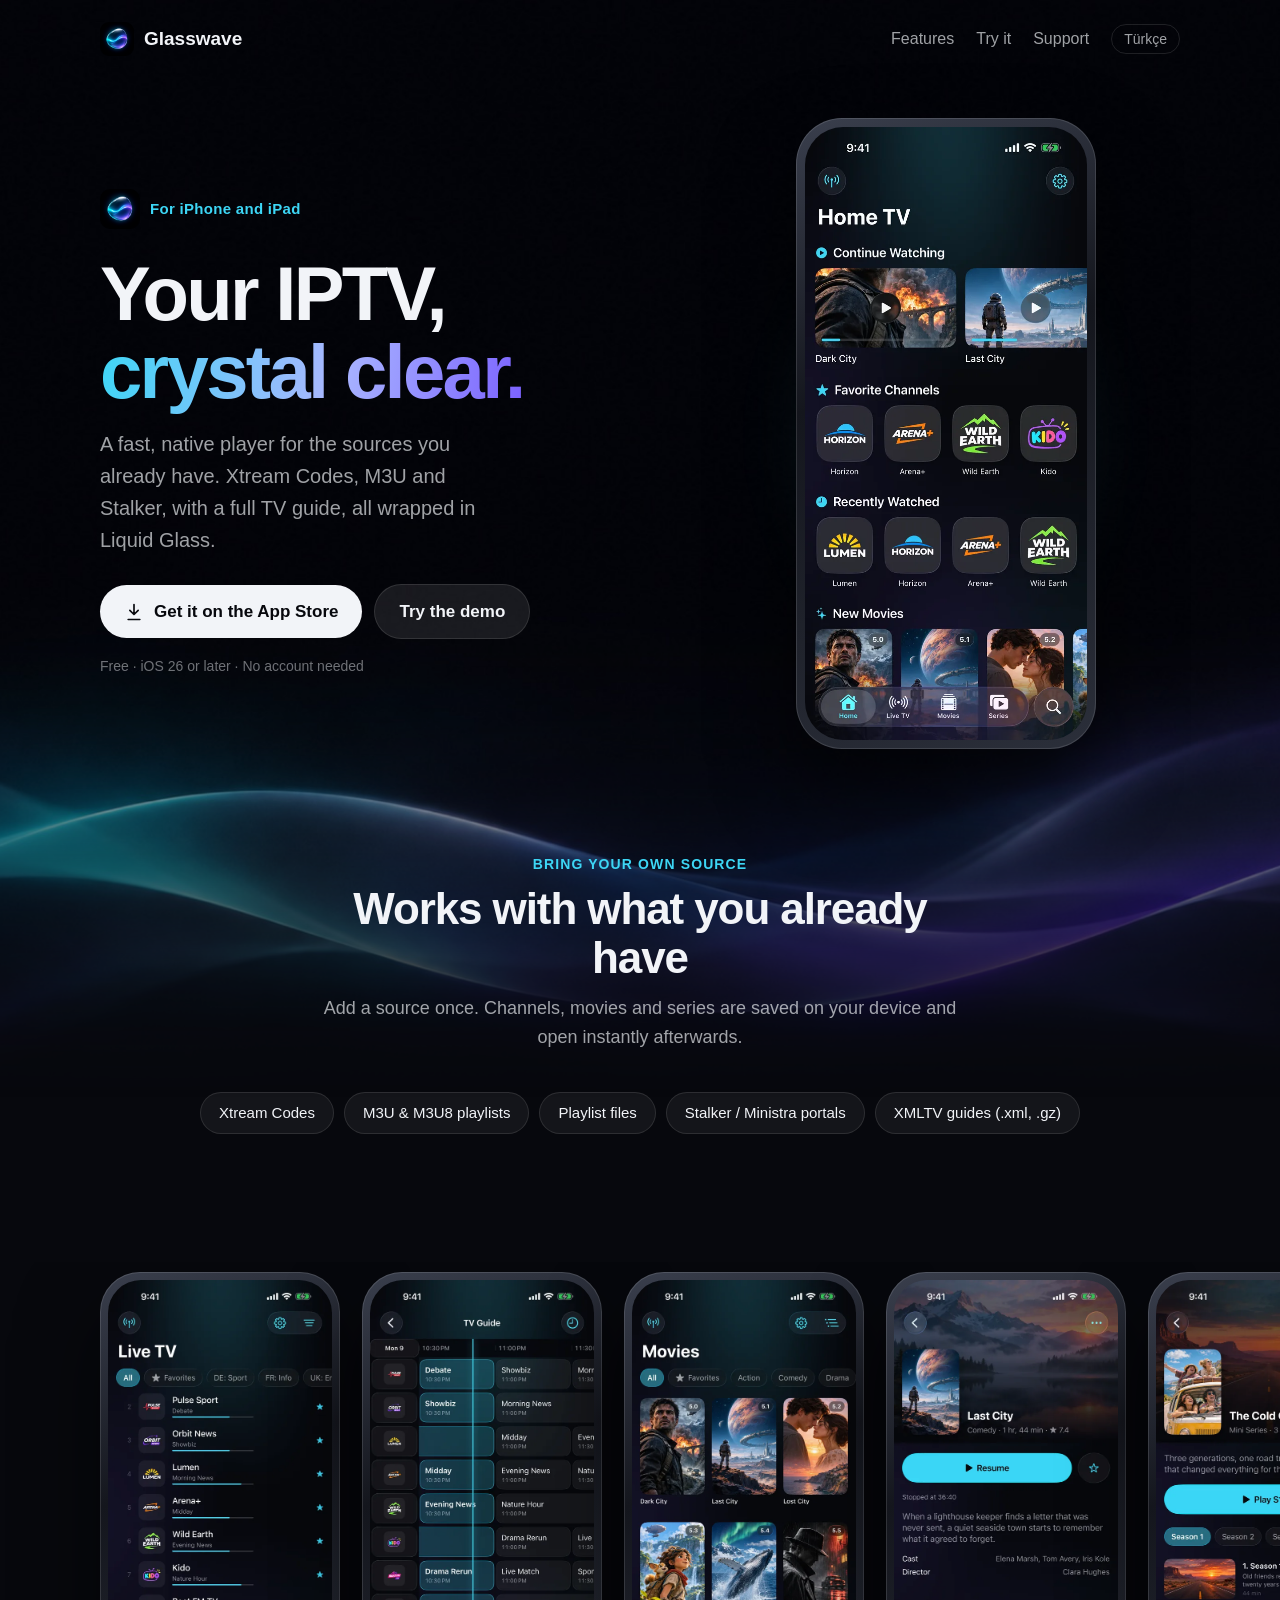
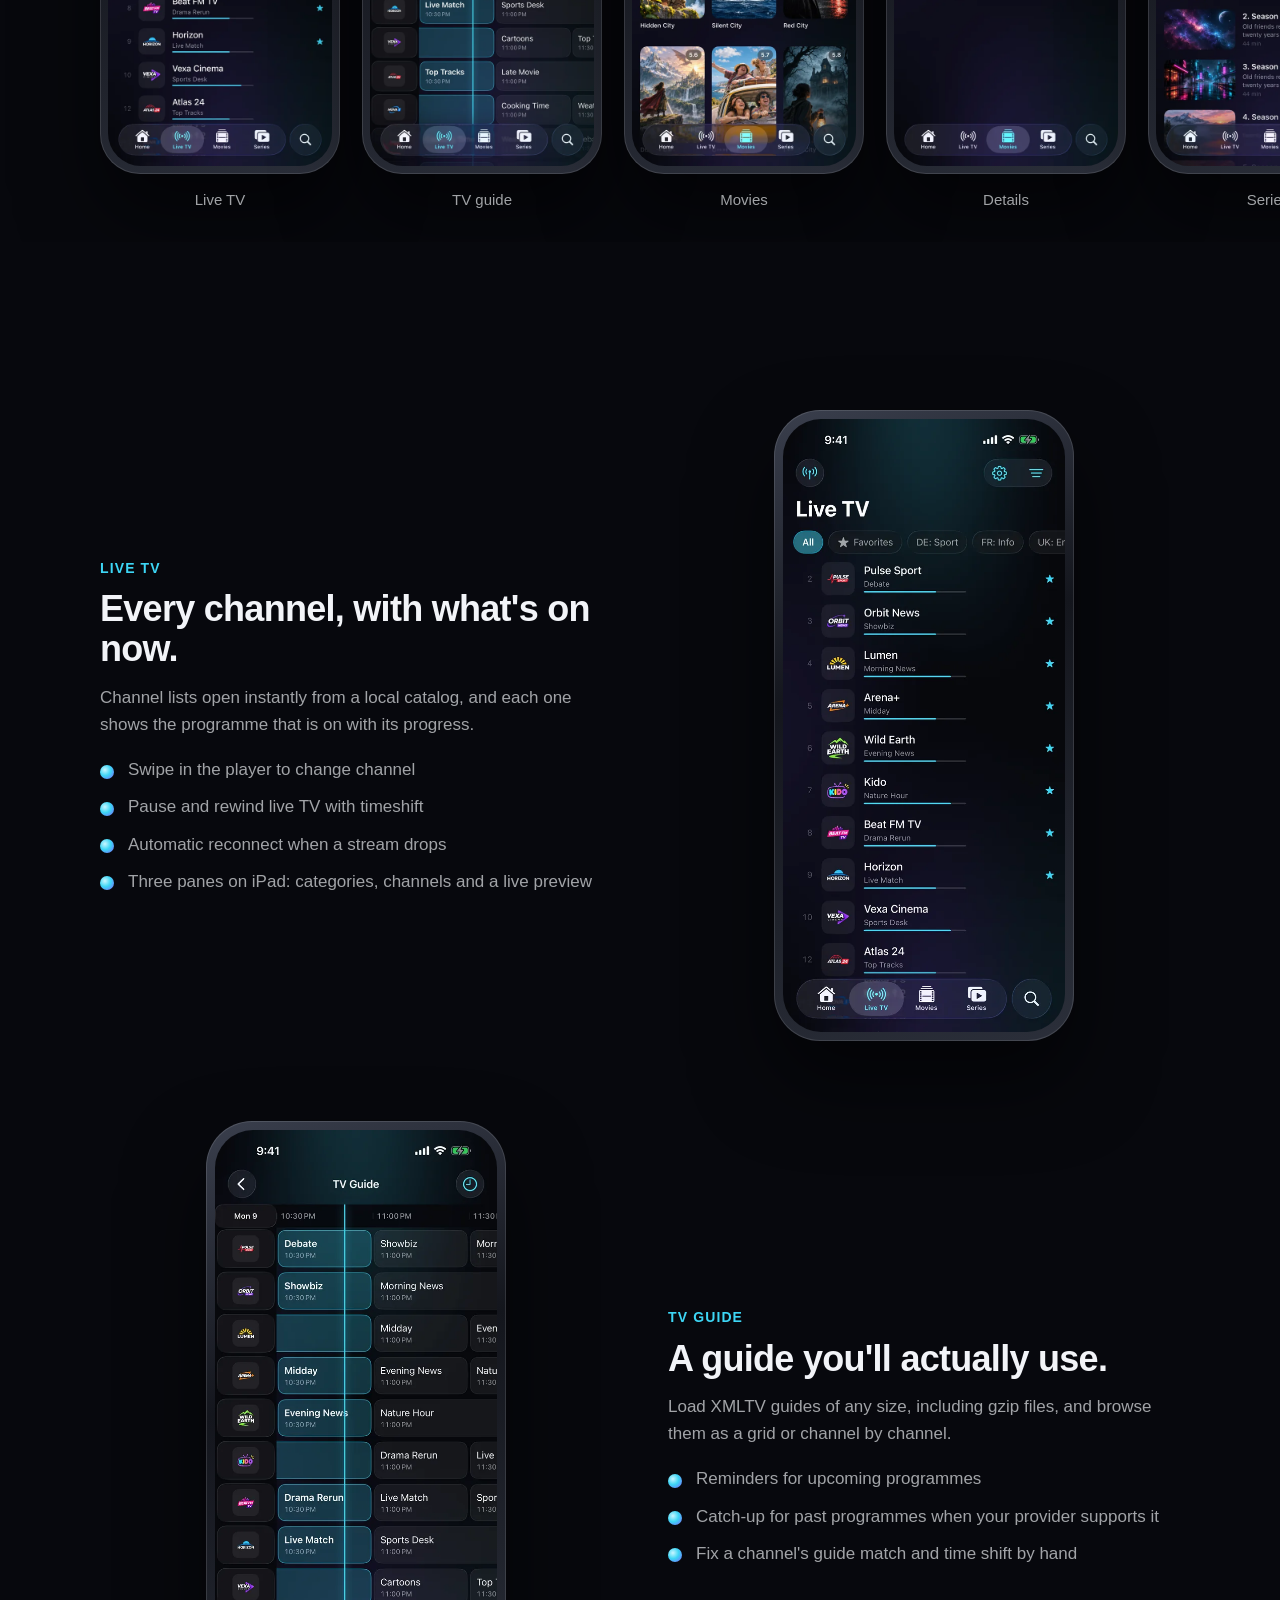
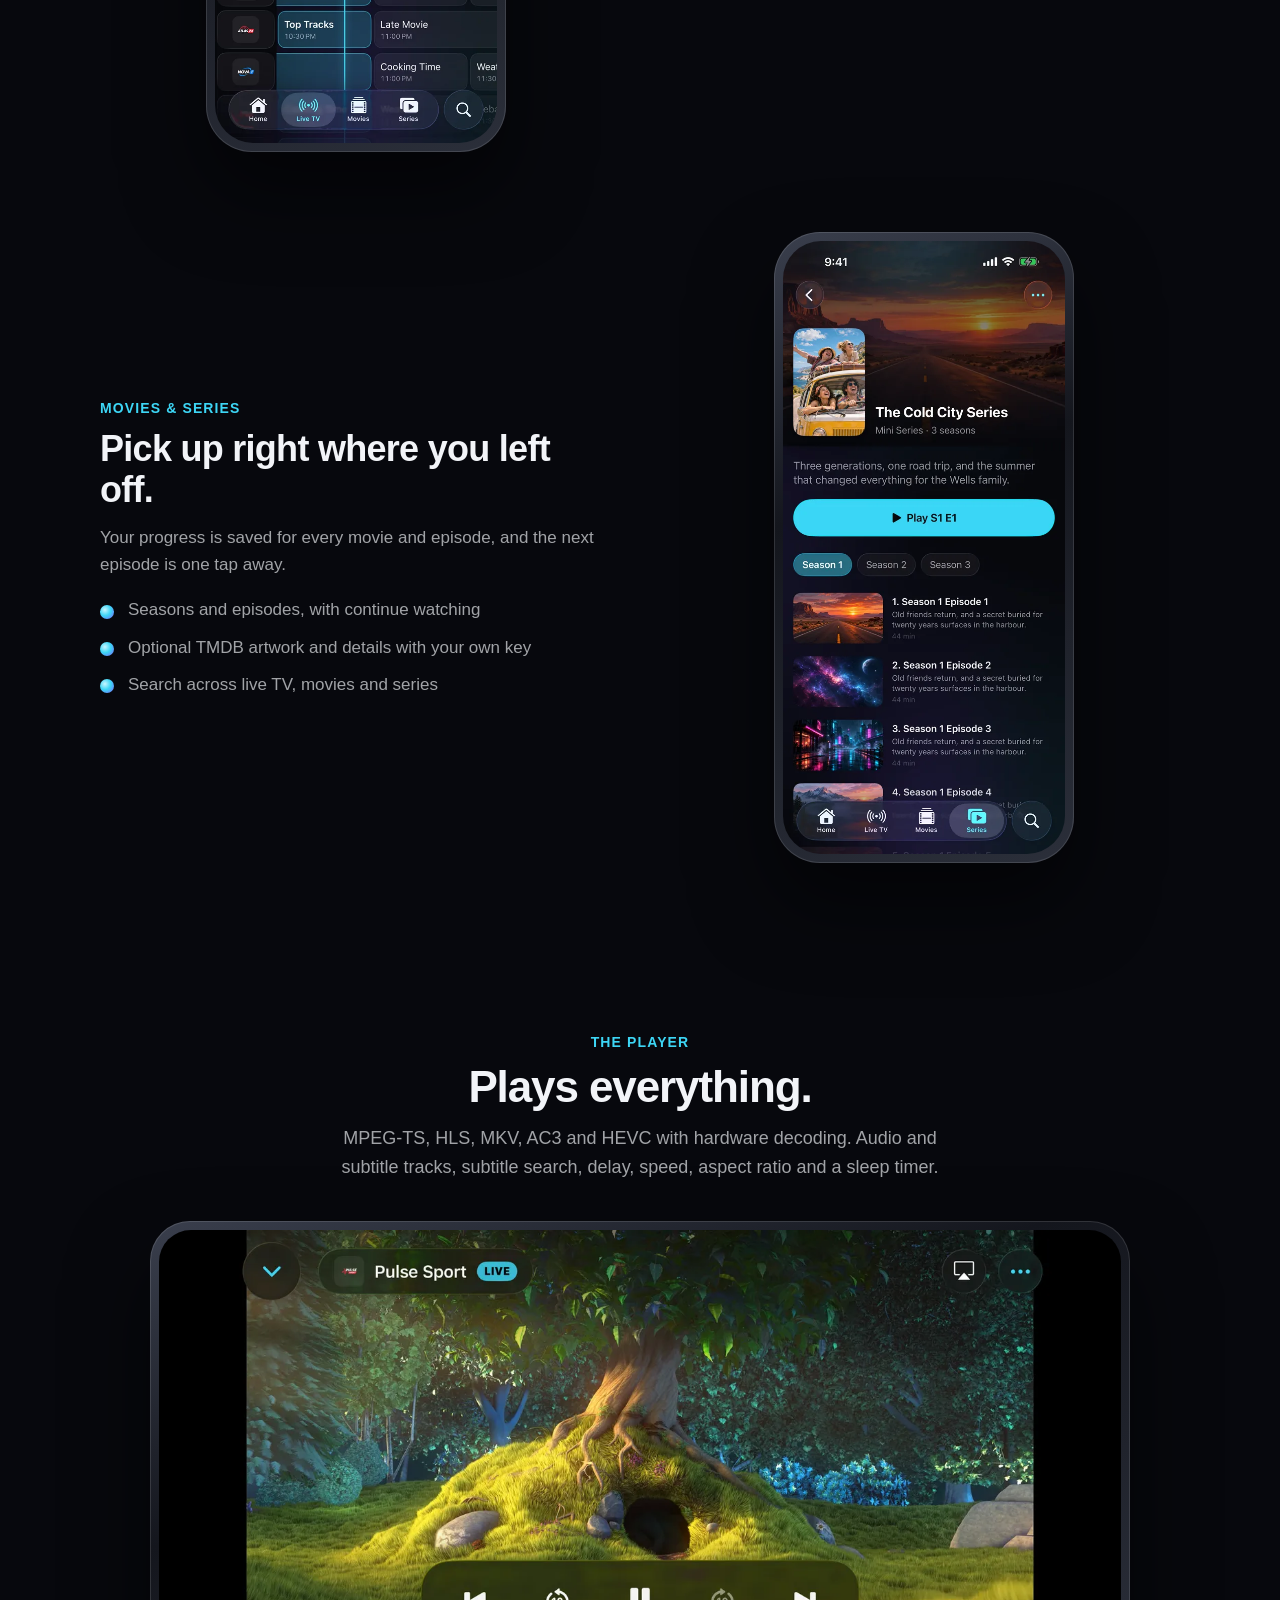
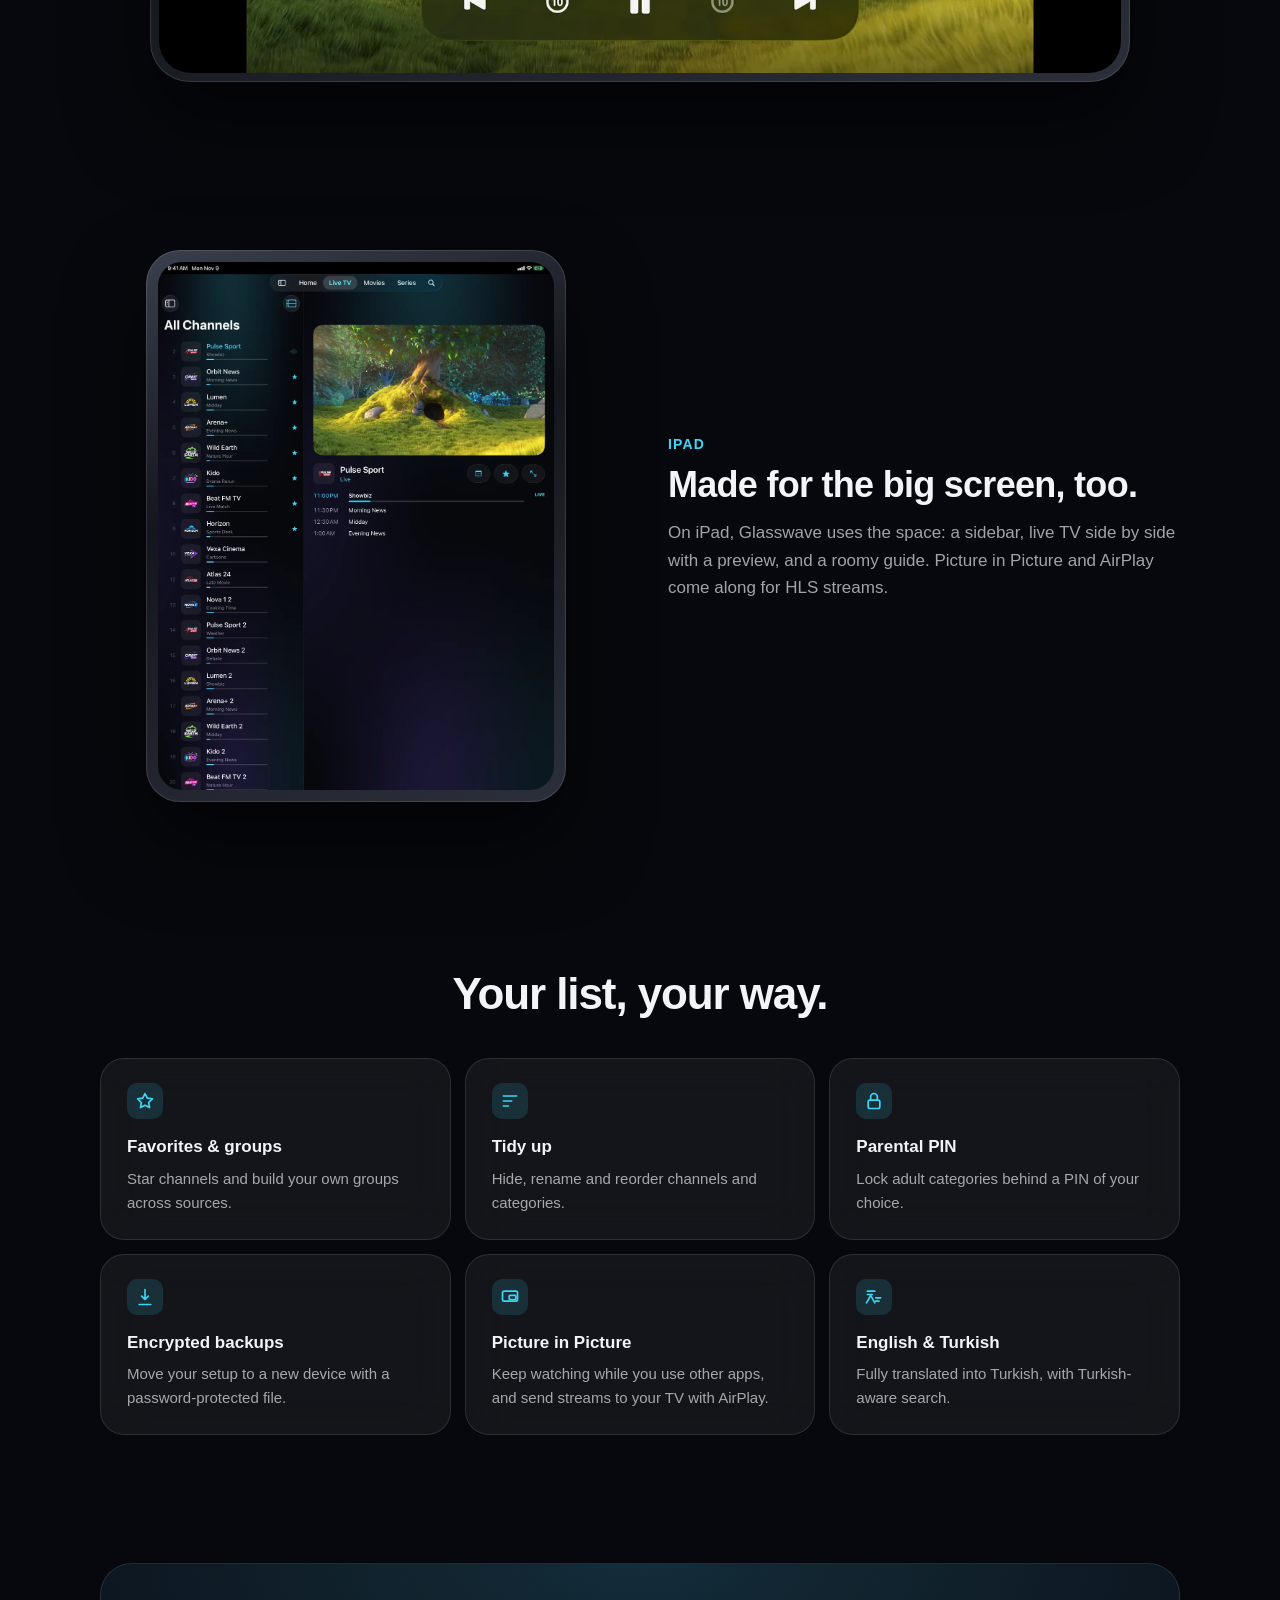
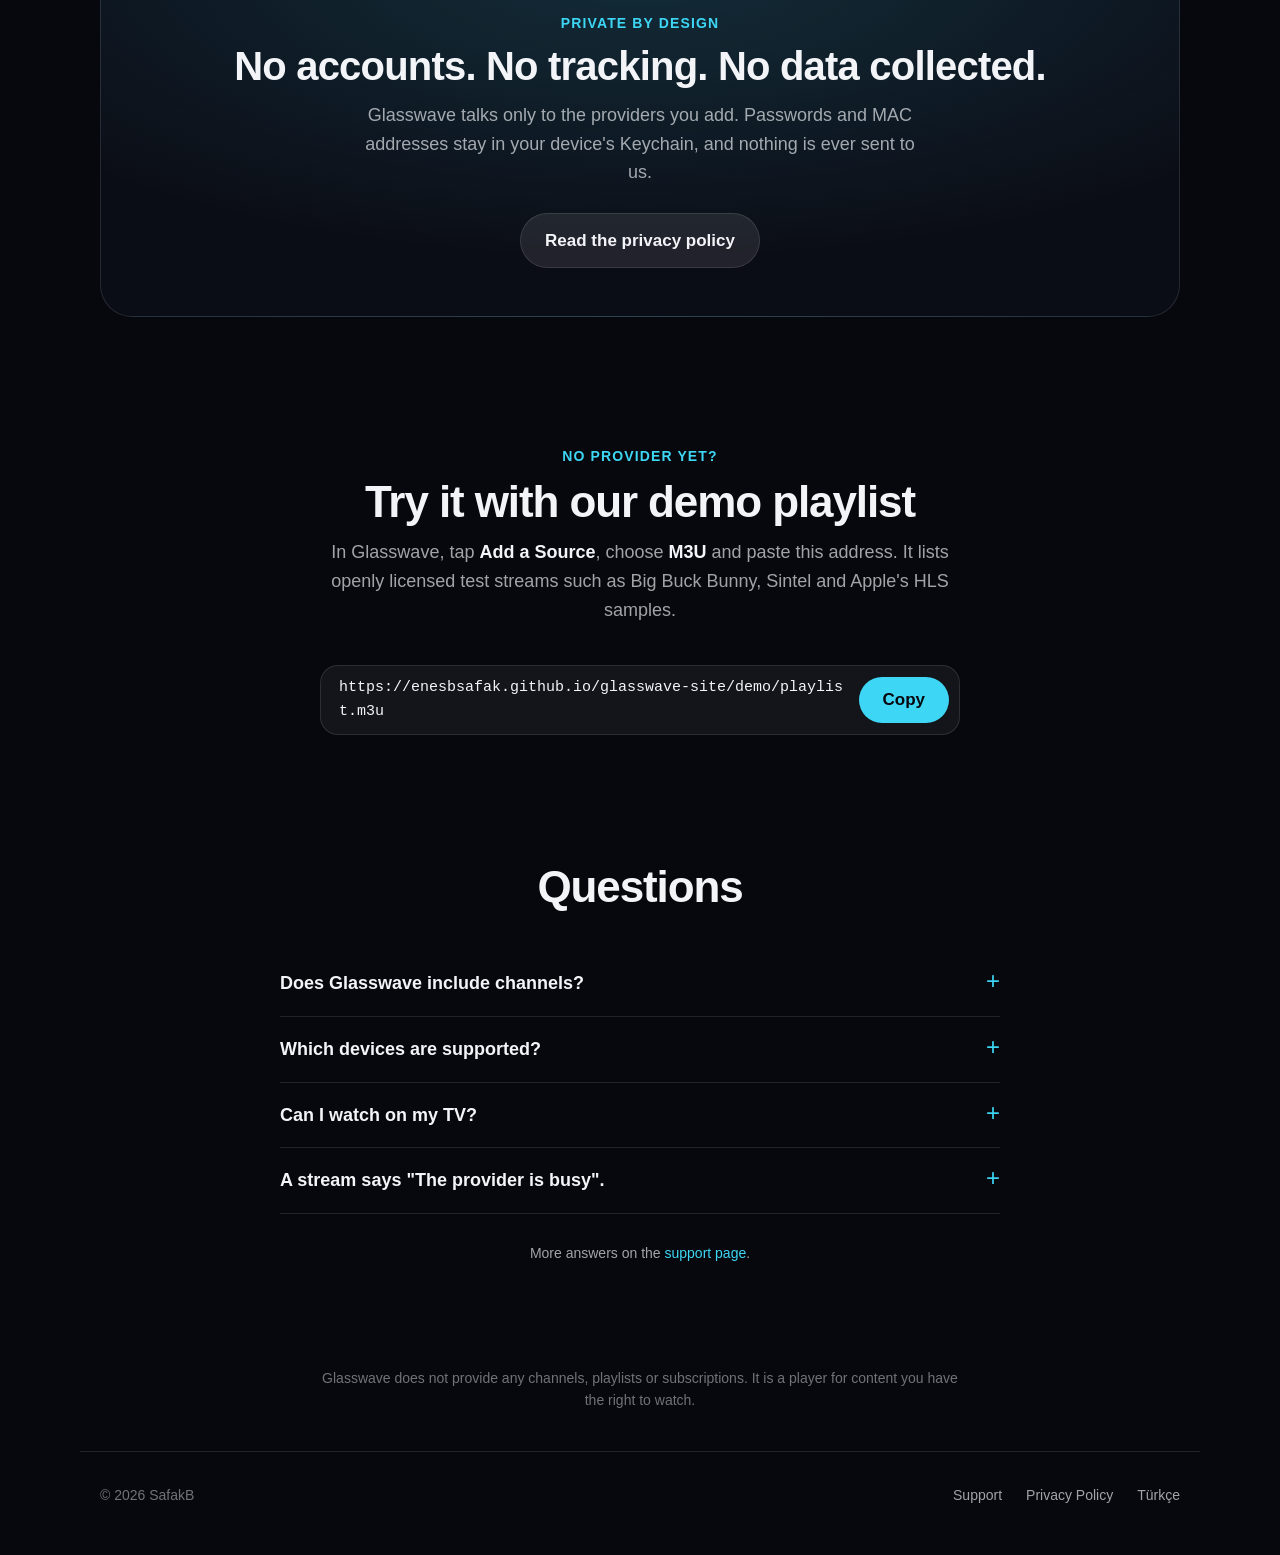
<file: index.html>
<!doctype html>
<html lang="en">
<head>
  <meta charset="utf-8">
  <meta name="viewport" content="width=device-width, initial-scale=1">
  <title>Glasswave: IPTV Player for iPhone and iPad</title>
  <meta name="description" content="A fast, private IPTV player for iPhone and iPad. Xtream Codes, M3U playlists and Stalker portals, with a full XMLTV guide, catch-up, timeshift, Picture in Picture and AirPlay.">
  <link rel="canonical" href="https://enesbsafak.github.io/glasswave-site/">
  <link rel="alternate" hreflang="en" href="https://enesbsafak.github.io/glasswave-site/">
  <link rel="alternate" hreflang="tr" href="https://enesbsafak.github.io/glasswave-site/tr/">
  <link rel="alternate" hreflang="x-default" href="https://enesbsafak.github.io/glasswave-site/">
  <meta name="apple-itunes-app" content="app-id=6832701222">
  <meta name="theme-color" content="#07080d">
  <meta property="og:type" content="website">
  <meta property="og:site_name" content="Glasswave">
  <meta property="og:title" content="Glasswave: IPTV Player">
  <meta property="og:description" content="Your IPTV, crystal clear. Xtream Codes, M3U and Stalker with a full TV guide, for iPhone and iPad.">
  <meta property="og:url" content="https://enesbsafak.github.io/glasswave-site/">
  <meta property="og:image" content="https://enesbsafak.github.io/glasswave-site/assets/og.jpg">
  <meta property="og:image:width" content="1200">
  <meta property="og:image:height" content="630">
  <meta property="og:locale" content="en_US">
  <meta property="og:locale:alternate" content="tr_TR">
  <meta name="twitter:card" content="summary_large_image">
  <meta name="twitter:image" content="https://enesbsafak.github.io/glasswave-site/assets/og.jpg">
  <link rel="icon" href="assets/icon.png">
  <link rel="apple-touch-icon" href="assets/icon.png">
  <link rel="preload" as="image" href="assets/shots/iphone-01-home.webp">
  <link rel="stylesheet" href="style.css?v=2">
  <script type="application/ld+json">
  {
    "@context": "https://schema.org",
    "@type": "MobileApplication",
    "name": "Glasswave: IPTV Player",
    "operatingSystem": "iOS 26",
    "applicationCategory": "EntertainmentApplication",
    "description": "A fast, private IPTV player for iPhone and iPad. Xtream Codes, M3U playlists and Stalker portals, with a full TV guide.",
    "image": "https://enesbsafak.github.io/glasswave-site/assets/icon.png",
    "screenshot": "https://enesbsafak.github.io/glasswave-site/assets/og.jpg",
    "installUrl": "https://apps.apple.com/app/id6832701222",
    "offers": { "@type": "Offer", "price": "0", "priceCurrency": "USD" },
    "author": { "@type": "Person", "name": "SafakB" }
  }
  </script>
</head>
<body>
  <nav class="top" aria-label="Main">
    <a class="brand" href="./"><img src="assets/icon.png" alt="" width="34" height="34">Glasswave</a>
    <a href="#features">Features</a>
    <a href="#try">Try it</a>
    <a href="support.html">Support</a>
    <a class="lang" href="tr/" hreflang="tr" lang="tr">Türkçe</a>
  </nav>

  <main>
    <div class="wide hero">
      <div>
        <div class="eyebrow"><img src="assets/icon.png" alt="" width="40" height="40">For iPhone and iPad</div>
        <h1>Your IPTV,<br><span>crystal clear.</span></h1>
        <p class="lead">A fast, native player for the sources you already have. Xtream Codes, M3U and Stalker, with a full TV guide, all wrapped in Liquid Glass.</p>
        <div class="actions">
          <a class="button" href="https://apps.apple.com/app/id6832701222">
            <svg viewBox="0 0 24 24" fill="none" stroke="currentColor" stroke-width="2" stroke-linecap="round" stroke-linejoin="round" aria-hidden="true"><path d="M12 3v12m0 0-5-5m5 5 5-5M5 21h14"/></svg>
            Get it on the App Store
          </a>
          <a class="button ghost" href="#try">Try the demo</a>
        </div>
        <p class="fine">Free · iOS 26 or later · No account needed</p>
      </div>
      <div class="hero-art">
        <div class="phone"><img src="assets/shots/iphone-01-home.webp" alt="Glasswave home screen with continue watching, favorite channels and new movies" width="560" height="1217" fetchpriority="high"></div>
      </div>
    </div>

    <section aria-labelledby="sources-title">
      <div class="wide">
        <div class="section-head">
          <div class="kicker">Bring your own source</div>
          <h2 id="sources-title">Works with what you already have</h2>
          <p>Add a source once. Channels, movies and series are saved on your device and open instantly afterwards.</p>
        </div>
        <ul class="chips">
          <li>Xtream Codes</li>
          <li>M3U &amp; M3U8 playlists</li>
          <li>Playlist files</li>
          <li>Stalker / Ministra portals</li>
          <li>XMLTV guides (.xml, .gz)</li>
        </ul>
      </div>
    </section>

    <section class="gallery-section" aria-label="Screenshots">
      <div class="gallery">
        <figure><div class="phone"><img src="assets/shots/iphone-02-live.webp" alt="Live TV channel list with what's on now" width="560" height="1217" loading="lazy"></div><figcaption>Live TV</figcaption></figure>
        <figure><div class="phone"><img src="assets/shots/iphone-03-guide.webp" alt="TV guide grid" width="560" height="1217" loading="lazy"></div><figcaption>TV guide</figcaption></figure>
        <figure><div class="phone"><img src="assets/shots/iphone-04-movies.webp" alt="Movies library with posters" width="560" height="1217" loading="lazy"></div><figcaption>Movies</figcaption></figure>
        <figure><div class="phone"><img src="assets/shots/iphone-05-movie.webp" alt="Movie details page" width="560" height="1217" loading="lazy"></div><figcaption>Details</figcaption></figure>
        <figure><div class="phone"><img src="assets/shots/iphone-06-series.webp" alt="Series with seasons and episodes" width="560" height="1217" loading="lazy"></div><figcaption>Series</figcaption></figure>
        <figure><div class="phone"><img src="assets/shots/iphone-08-welcome.webp" alt="Welcome screen to add a source" width="560" height="1217" loading="lazy"></div><figcaption>Add a source</figcaption></figure>
      </div>
    </section>

    <section id="features" aria-label="Features">
      <div class="wide">
        <div class="feature">
          <div>
            <div class="kicker">Live TV</div>
            <h3>Every channel, with what's on now.</h3>
            <p>Channel lists open instantly from a local catalog, and each one shows the programme that is on with its progress.</p>
            <ul>
              <li>Swipe in the player to change channel</li>
              <li>Pause and rewind live TV with timeshift</li>
              <li>Automatic reconnect when a stream drops</li>
              <li>Three panes on iPad: categories, channels and a live preview</li>
            </ul>
          </div>
          <div class="feature-art"><div class="phone"><img src="assets/shots/iphone-02-live.webp" alt="Live TV list" width="560" height="1217" loading="lazy"></div></div>
        </div>

        <div class="feature flip">
          <div>
            <div class="kicker">TV guide</div>
            <h3>A guide you'll actually use.</h3>
            <p>Load XMLTV guides of any size, including gzip files, and browse them as a grid or channel by channel.</p>
            <ul>
              <li>Reminders for upcoming programmes</li>
              <li>Catch-up for past programmes when your provider supports it</li>
              <li>Fix a channel's guide match and time shift by hand</li>
            </ul>
          </div>
          <div class="feature-art"><div class="phone"><img src="assets/shots/iphone-03-guide.webp" alt="TV guide grid" width="560" height="1217" loading="lazy"></div></div>
        </div>

        <div class="feature">
          <div>
            <div class="kicker">Movies &amp; series</div>
            <h3>Pick up right where you left off.</h3>
            <p>Your progress is saved for every movie and episode, and the next episode is one tap away.</p>
            <ul>
              <li>Seasons and episodes, with continue watching</li>
              <li>Optional TMDB artwork and details with your own key</li>
              <li>Search across live TV, movies and series</li>
            </ul>
          </div>
          <div class="feature-art"><div class="phone"><img src="assets/shots/iphone-06-series.webp" alt="Series page" width="560" height="1217" loading="lazy"></div></div>
        </div>
      </div>
    </section>

    <section aria-labelledby="player-title">
      <div class="wide">
        <div class="section-head">
          <div class="kicker">The player</div>
          <h2 id="player-title">Plays everything.</h2>
          <p>MPEG-TS, HLS, MKV, AC3 and HEVC with hardware decoding. Audio and subtitle tracks, subtitle search, delay, speed, aspect ratio and a sleep timer.</p>
        </div>
        <div class="phone landscape" style="margin: 0 auto"><img src="assets/shots/iphone-07-player.webp" alt="Full-screen player in landscape" width="1400" height="644" loading="lazy"></div>
      </div>
    </section>

    <section aria-labelledby="ipad-title">
      <div class="wide">
        <div class="feature flip">
          <div>
            <div class="kicker">iPad</div>
            <h3 id="ipad-title">Made for the big screen, too.</h3>
            <p>On iPad, Glasswave uses the space: a sidebar, live TV side by side with a preview, and a roomy guide. Picture in Picture and AirPlay come along for HLS streams.</p>
          </div>
          <div class="feature-art"><div class="tablet"><img src="assets/shots/ipad-02-live.webp" alt="Glasswave live TV on iPad" width="1100" height="1467" loading="lazy"></div></div>
        </div>
      </div>
    </section>

    <section aria-labelledby="more-title">
      <div class="wide">
        <div class="section-head">
          <h2 id="more-title">Your list, your way.</h2>
        </div>
        <div class="grid">
          <div class="card"><div class="icon"><svg viewBox="0 0 24 24" fill="none" stroke="currentColor" stroke-width="2" stroke-linecap="round" stroke-linejoin="round" aria-hidden="true"><path d="m12 3 2.7 5.6 6.1.9-4.4 4.3 1 6.1L12 17l-5.4 2.9 1-6.1L3.2 9.5l6.1-.9z"/></svg></div><h3>Favorites &amp; groups</h3><p>Star channels and build your own groups across sources.</p></div>
          <div class="card"><div class="icon"><svg viewBox="0 0 24 24" fill="none" stroke="currentColor" stroke-width="2" stroke-linecap="round" stroke-linejoin="round" aria-hidden="true"><path d="M4 6h16M4 12h10M4 18h6"/></svg></div><h3>Tidy up</h3><p>Hide, rename and reorder channels and categories.</p></div>
          <div class="card"><div class="icon"><svg viewBox="0 0 24 24" fill="none" stroke="currentColor" stroke-width="2" stroke-linecap="round" stroke-linejoin="round" aria-hidden="true"><rect x="5" y="11" width="14" height="10" rx="2"/><path d="M8 11V7a4 4 0 0 1 8 0v4"/></svg></div><h3>Parental PIN</h3><p>Lock adult categories behind a PIN of your choice.</p></div>
          <div class="card"><div class="icon"><svg viewBox="0 0 24 24" fill="none" stroke="currentColor" stroke-width="2" stroke-linecap="round" stroke-linejoin="round" aria-hidden="true"><path d="M12 3v12m0 0-4-4m4 4 4-4M5 21h14"/></svg></div><h3>Encrypted backups</h3><p>Move your setup to a new device with a password-protected file.</p></div>
          <div class="card"><div class="icon"><svg viewBox="0 0 24 24" fill="none" stroke="currentColor" stroke-width="2" stroke-linecap="round" stroke-linejoin="round" aria-hidden="true"><rect x="3" y="5" width="18" height="12" rx="2"/><rect x="11" y="10" width="8" height="5" rx="1"/></svg></div><h3>Picture in Picture</h3><p>Keep watching while you use other apps, and send streams to your TV with AirPlay.</p></div>
          <div class="card"><div class="icon"><svg viewBox="0 0 24 24" fill="none" stroke="currentColor" stroke-width="2" stroke-linecap="round" stroke-linejoin="round" aria-hidden="true"><path d="M4 5h9M4 9h6"/><path d="M14 13h6M14 17h4"/><path d="m3 19 5-9 5 9"/></svg></div><h3>English &amp; Turkish</h3><p>Fully translated into Turkish, with Turkish-aware search.</p></div>
        </div>
      </div>
    </section>

    <section aria-labelledby="privacy-title">
      <div class="wide">
        <div class="band">
          <div class="kicker">Private by design</div>
          <h2 id="privacy-title">No accounts. No tracking. No data collected.</h2>
          <p>Glasswave talks only to the providers you add. Passwords and MAC addresses stay in your device's Keychain, and nothing is ever sent to us.</p>
          <a class="button ghost" href="privacy.html">Read the privacy policy</a>
        </div>
      </div>
    </section>

    <section id="try" aria-labelledby="try-title">
      <div class="wide">
        <div class="section-head">
          <div class="kicker">No provider yet?</div>
          <h2 id="try-title">Try it with our demo playlist</h2>
          <p>In Glasswave, tap <strong>Add a Source</strong>, choose <strong>M3U</strong> and paste this address. It lists openly licensed test streams such as Big Buck Bunny, Sintel and Apple's HLS samples.</p>
        </div>
        <div class="copy">
          <code id="demo-url">https://enesbsafak.github.io/glasswave-site/demo/playlist.m3u</code>
          <button class="button accent" type="button" data-copy="demo-url">Copy</button>
        </div>
      </div>
    </section>

    <section aria-labelledby="faq-title">
      <div class="wrap">
        <div class="section-head">
          <h2 id="faq-title">Questions</h2>
        </div>
        <details>
          <summary>Does Glasswave include channels?</summary>
          <p>No. Glasswave is a player only and comes without any channels, playlists or subscriptions. Add a source you are entitled to use.</p>
        </details>
        <details>
          <summary>Which devices are supported?</summary>
          <p>iPhone and iPad with iOS 26 or later.</p>
        </details>
        <details>
          <summary>Can I watch on my TV?</summary>
          <p>Yes, with AirPlay. Turn on <em>Native player for HLS</em> in Settings → Playback and use HLS streams.</p>
        </details>
        <details>
          <summary>A stream says "The provider is busy".</summary>
          <p>Many subscriptions allow one stream at a time. Close the stream on your other devices; Glasswave tries again by itself.</p>
        </details>
        <p class="note" style="text-align:center;margin-top:28px">More answers on the <a href="support.html">support page</a>.</p>
      </div>
    </section>

    <p class="disclaimer">Glasswave does not provide any channels, playlists or subscriptions. It is a player for content you have the right to watch.</p>
  </main>

  <footer>
    <span class="spacer">© 2026 SafakB</span>
    <a href="support.html">Support</a>
    <a href="privacy.html">Privacy Policy</a>
    <a href="tr/" hreflang="tr">Türkçe</a>
  </footer>

  <script>
    document.querySelectorAll("[data-copy]").forEach(function (button) {
      button.addEventListener("click", function () {
        var text = document.getElementById(button.dataset.copy).textContent.trim();
        var label = button.textContent;
        var done = function () { button.textContent = button.dataset.done || "Copied"; setTimeout(function () { button.textContent = label; }, 1600); };
        if (navigator.clipboard) navigator.clipboard.writeText(text).then(done, function () {});
      });
    });
  </script>
</body>
</html>
</file>
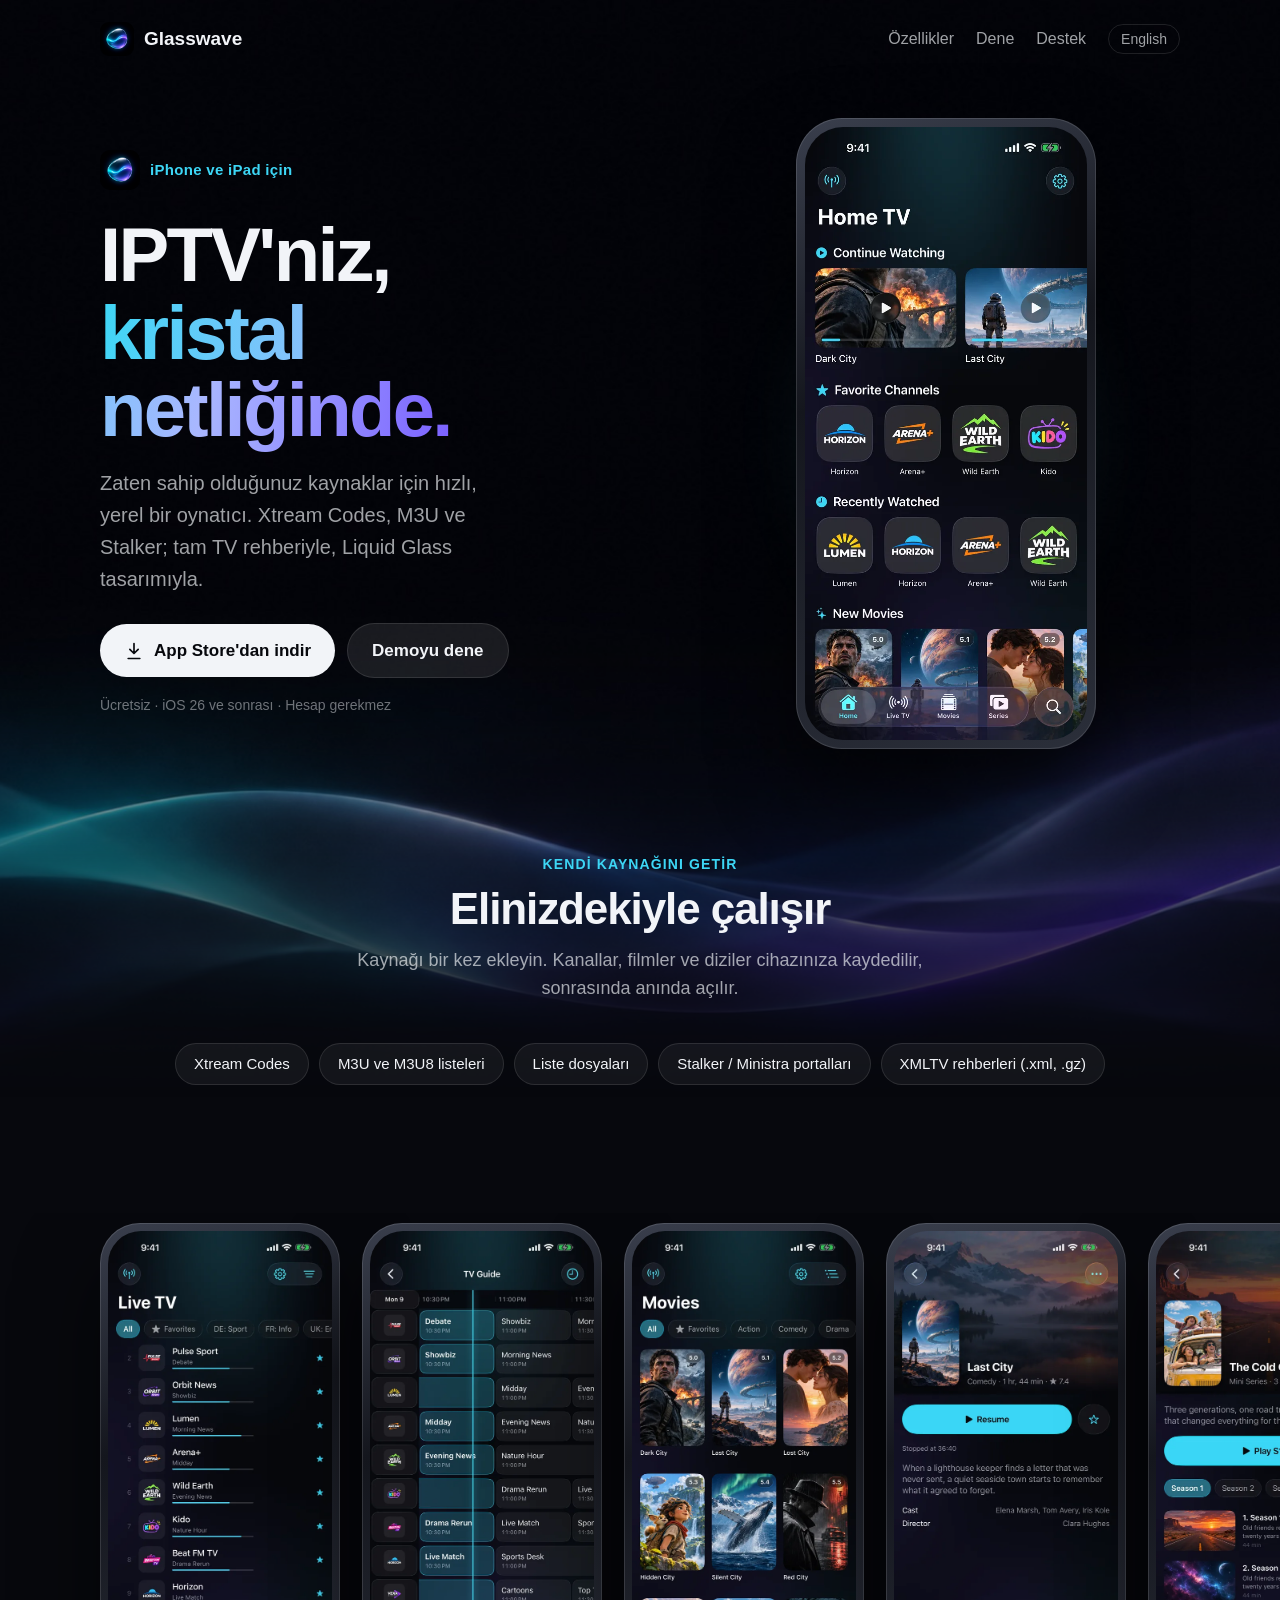
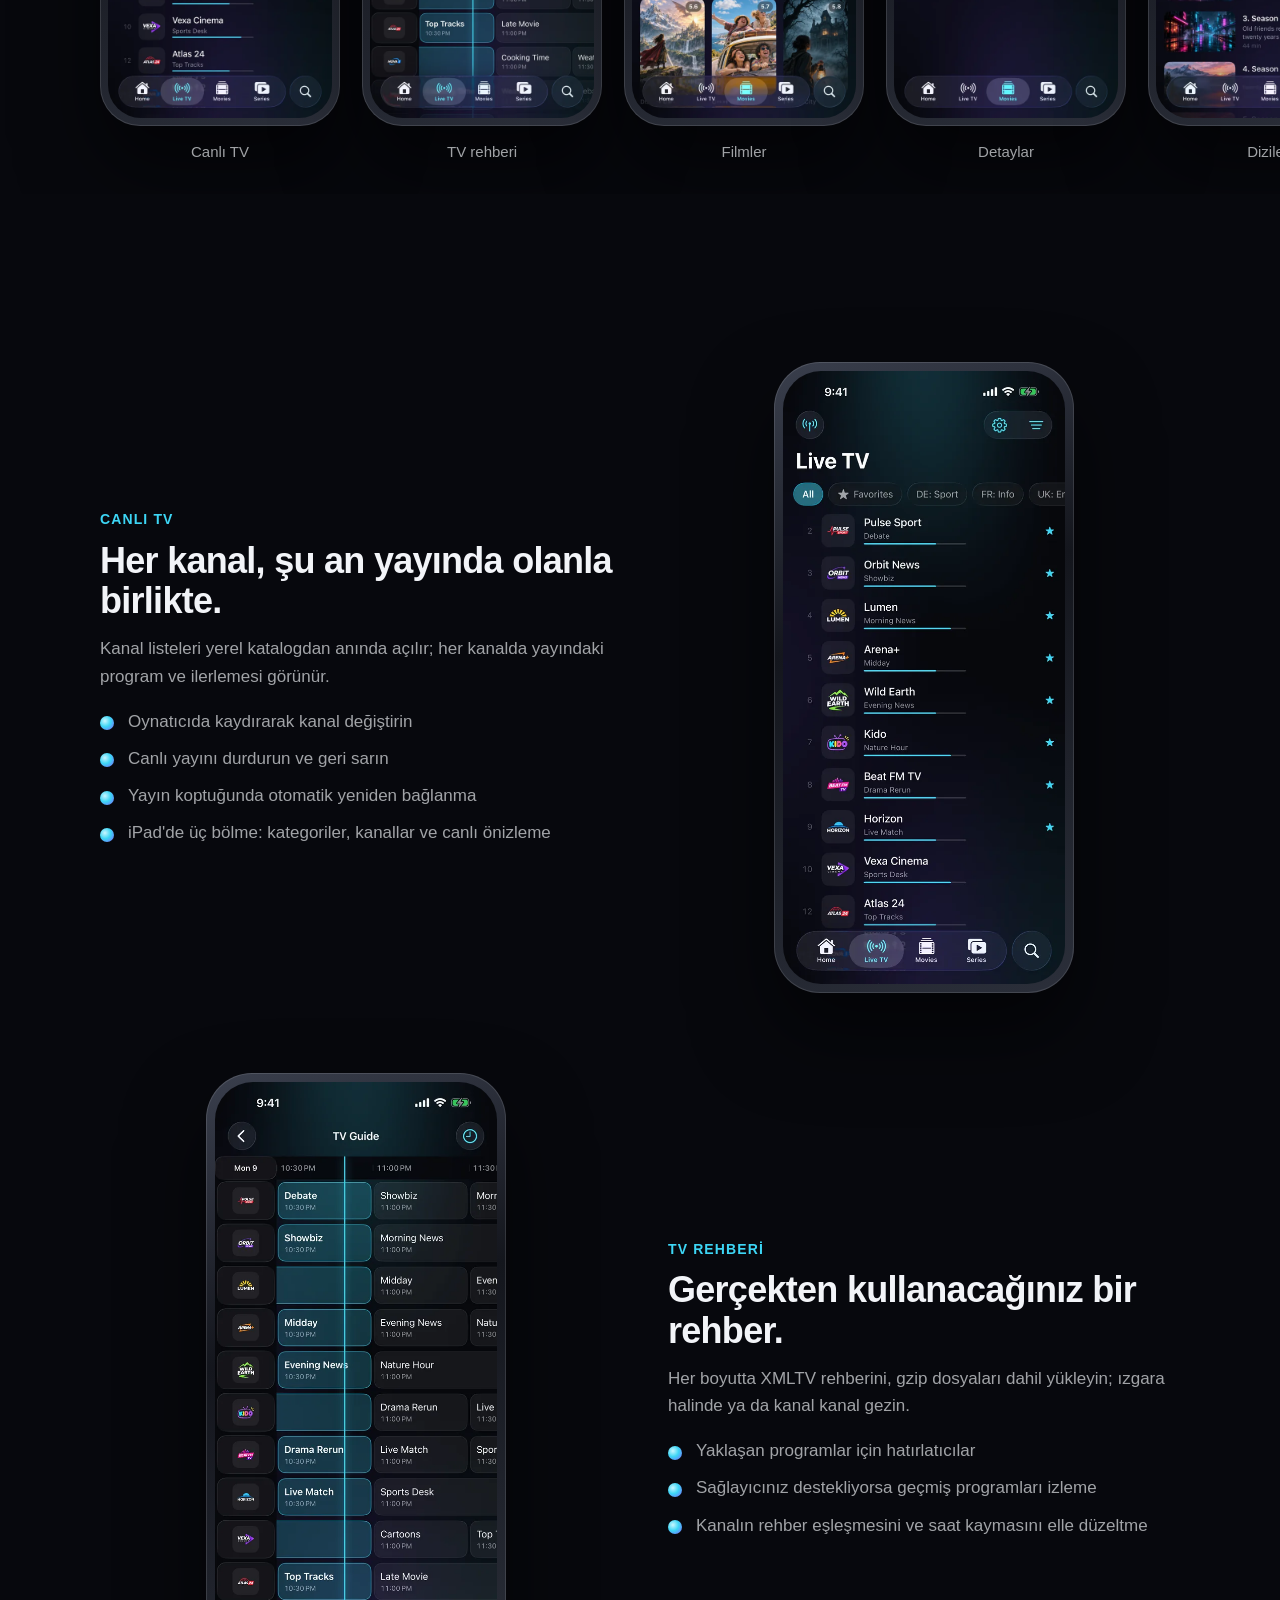
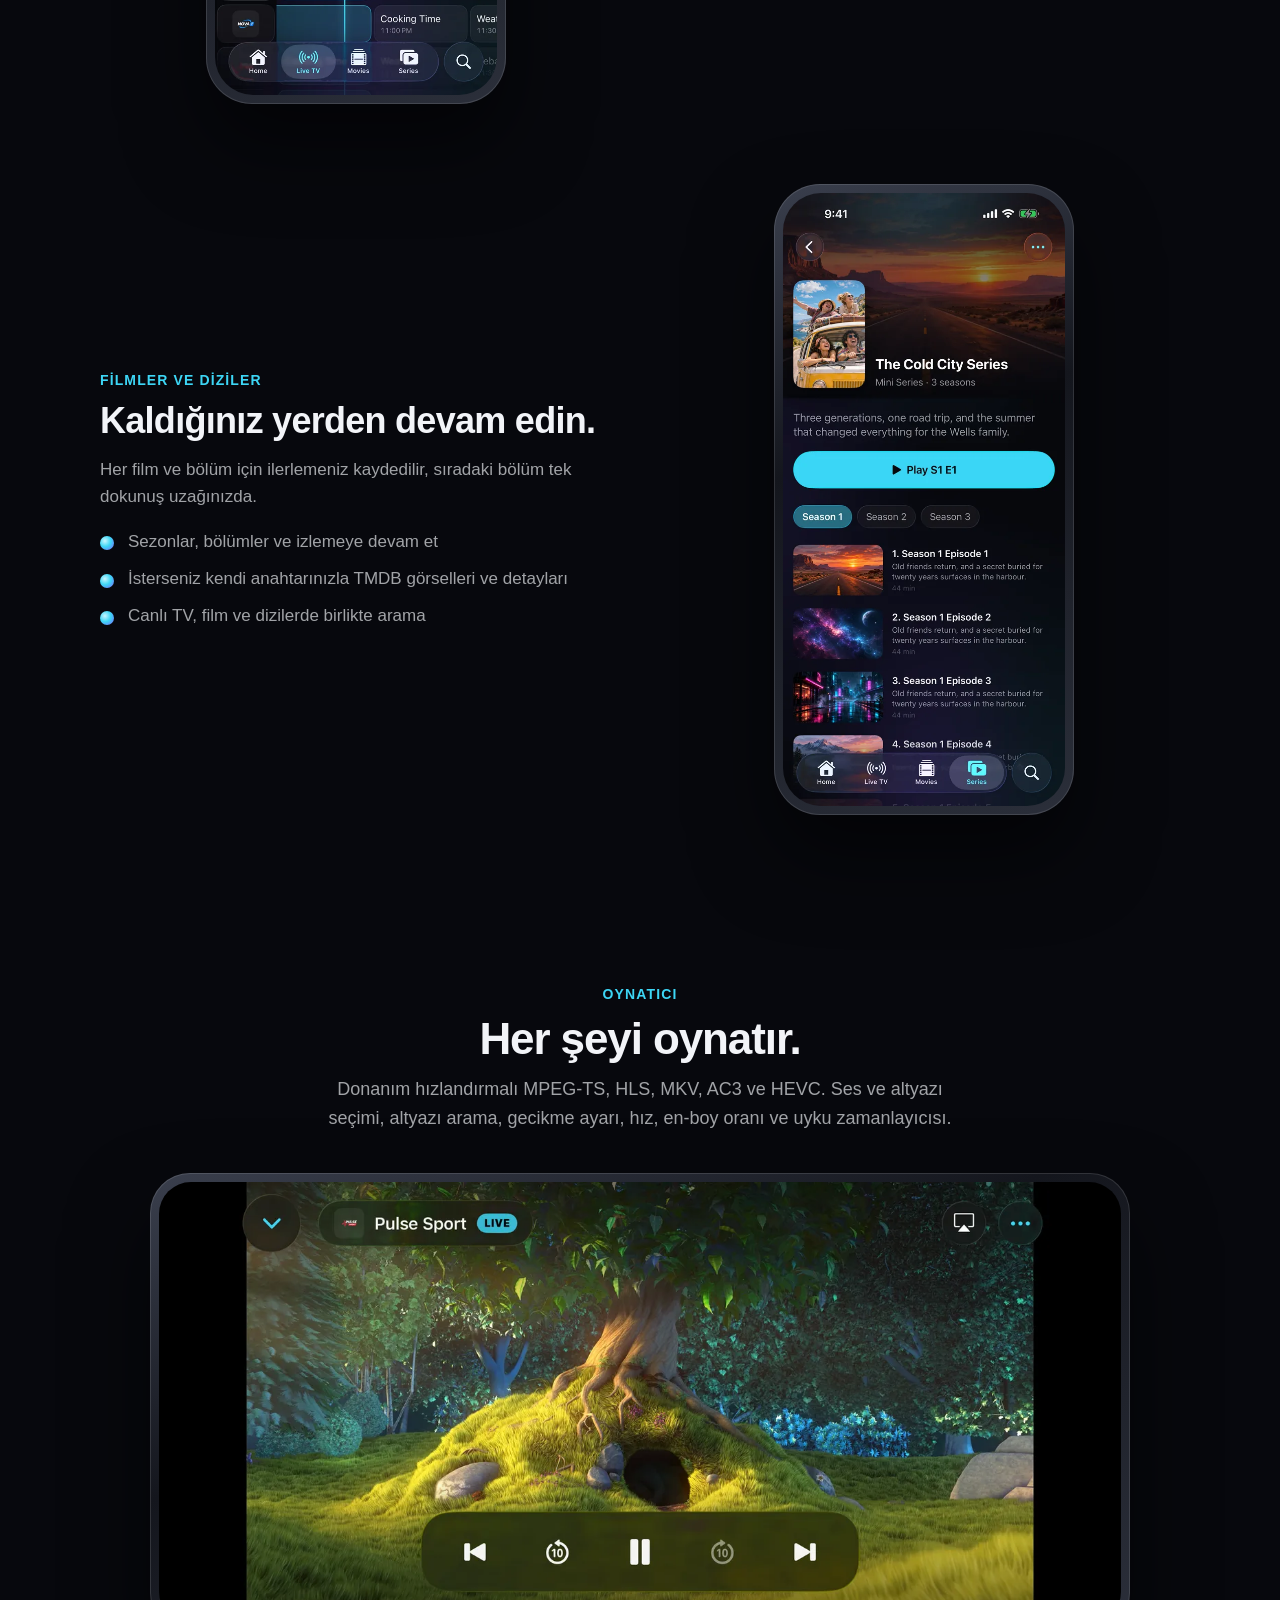
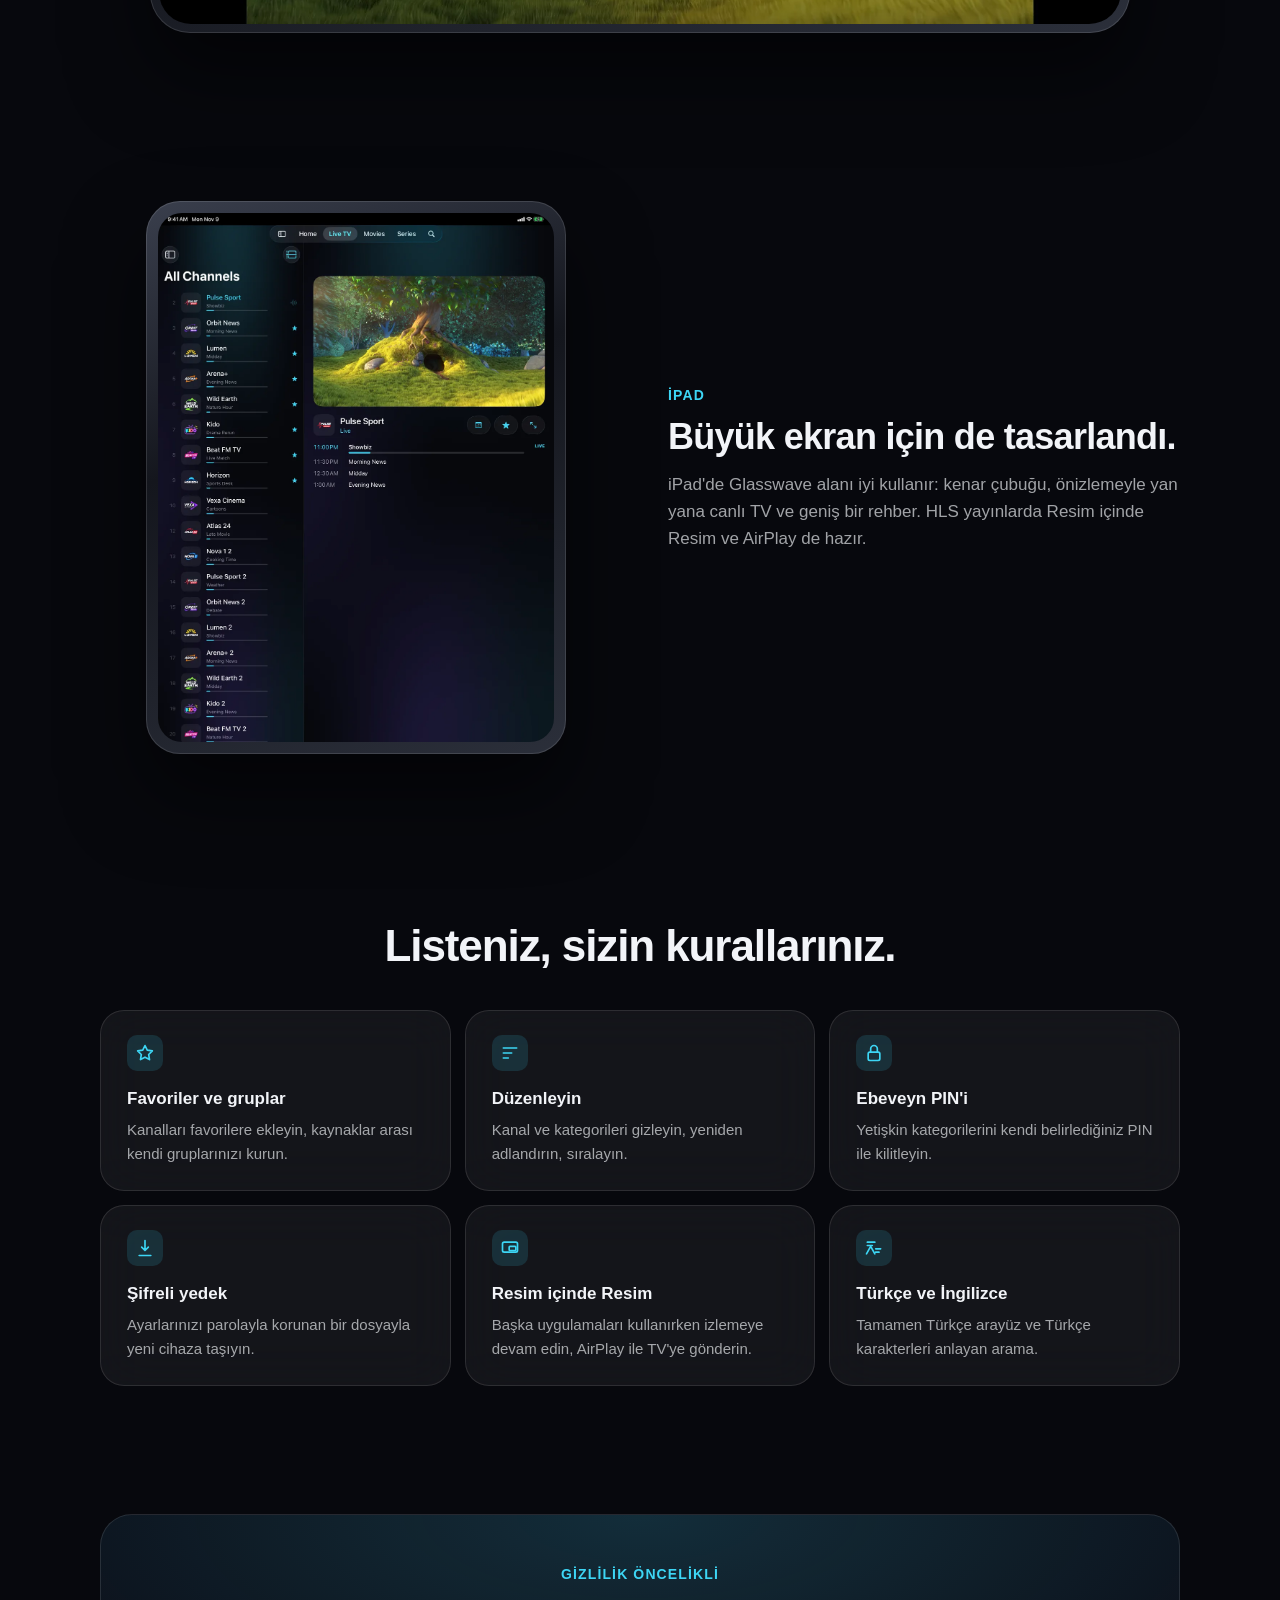
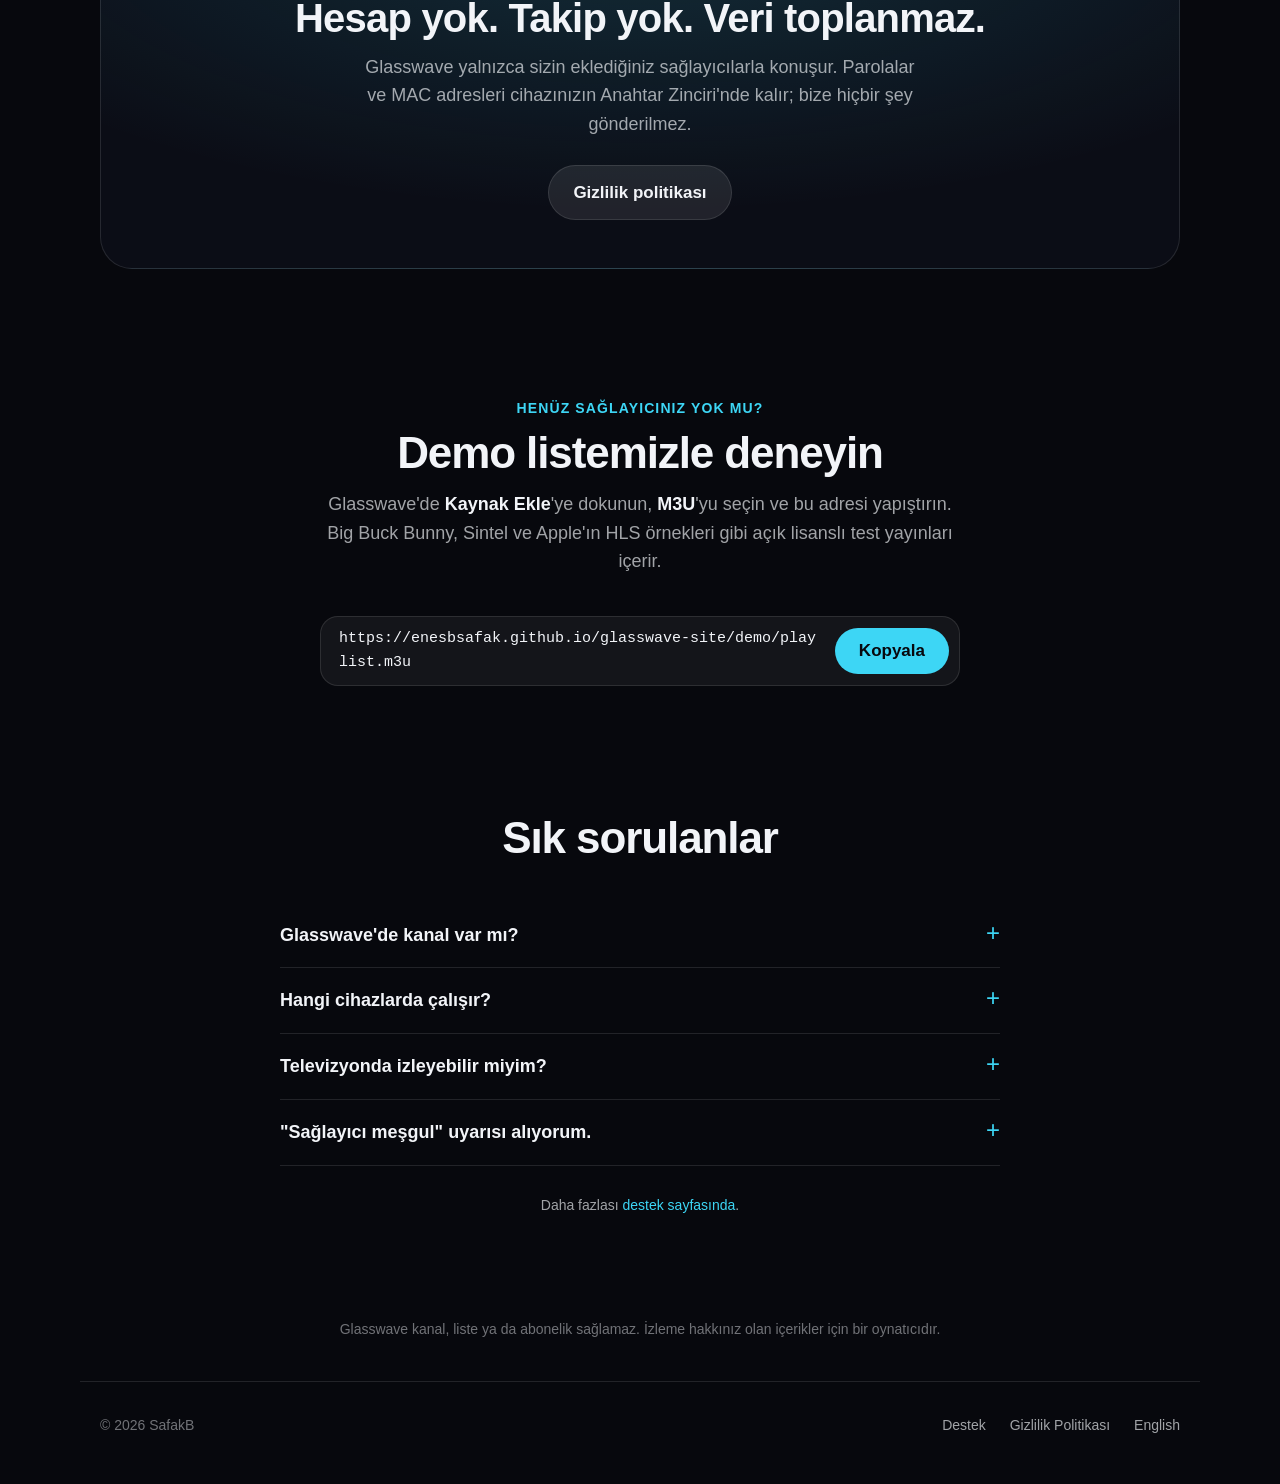
<file: tr/index.html>
<!doctype html>
<html lang="tr">
<head>
  <meta charset="utf-8">
  <meta name="viewport" content="width=device-width, initial-scale=1">
  <title>Glasswave: iPhone ve iPad için IPTV Oynatıcı</title>
  <meta name="description" content="iPhone ve iPad için hızlı ve gizliliğe saygılı IPTV oynatıcı. Xtream Codes, M3U listeleri ve Stalker portalları; XMLTV rehber, geriye dönük izleme, canlı yayını durdurma, Resim içinde Resim ve AirPlay.">
  <link rel="canonical" href="https://enesbsafak.github.io/glasswave-site/tr/">
  <link rel="alternate" hreflang="en" href="https://enesbsafak.github.io/glasswave-site/">
  <link rel="alternate" hreflang="tr" href="https://enesbsafak.github.io/glasswave-site/tr/">
  <link rel="alternate" hreflang="x-default" href="https://enesbsafak.github.io/glasswave-site/">
  <meta name="apple-itunes-app" content="app-id=6832701222">
  <meta name="theme-color" content="#07080d">
  <meta property="og:type" content="website">
  <meta property="og:site_name" content="Glasswave">
  <meta property="og:title" content="Glasswave: IPTV Oynatıcı">
  <meta property="og:description" content="IPTV'niz, kristal netliğinde. Xtream Codes, M3U ve Stalker, tam TV rehberiyle. iPhone ve iPad için.">
  <meta property="og:url" content="https://enesbsafak.github.io/glasswave-site/tr/">
  <meta property="og:image" content="https://enesbsafak.github.io/glasswave-site/assets/og.jpg">
  <meta property="og:image:width" content="1200">
  <meta property="og:image:height" content="630">
  <meta property="og:locale" content="tr_TR">
  <meta property="og:locale:alternate" content="en_US">
  <meta name="twitter:card" content="summary_large_image">
  <meta name="twitter:image" content="https://enesbsafak.github.io/glasswave-site/assets/og.jpg">
  <link rel="icon" href="../assets/icon.png">
  <link rel="apple-touch-icon" href="../assets/icon.png">
  <link rel="preload" as="image" href="../assets/shots/iphone-01-home.webp">
  <link rel="stylesheet" href="../style.css?v=2">
</head>
<body>
  <nav class="top" aria-label="Ana menü">
    <a class="brand" href="./"><img src="../assets/icon.png" alt="" width="34" height="34">Glasswave</a>
    <a href="#ozellikler">Özellikler</a>
    <a href="#dene">Dene</a>
    <a href="../support.html">Destek</a>
    <a class="lang" href="../" hreflang="en" lang="en">English</a>
  </nav>

  <main>
    <div class="wide hero">
      <div>
        <div class="eyebrow"><img src="../assets/icon.png" alt="" width="40" height="40">iPhone ve iPad için</div>
        <h1>IPTV'niz,<br><span>kristal netliğinde.</span></h1>
        <p class="lead">Zaten sahip olduğunuz kaynaklar için hızlı, yerel bir oynatıcı. Xtream Codes, M3U ve Stalker; tam TV rehberiyle, Liquid Glass tasarımıyla.</p>
        <div class="actions">
          <a class="button" href="https://apps.apple.com/tr/app/id6832701222">
            <svg viewBox="0 0 24 24" fill="none" stroke="currentColor" stroke-width="2" stroke-linecap="round" stroke-linejoin="round" aria-hidden="true"><path d="M12 3v12m0 0-5-5m5 5 5-5M5 21h14"/></svg>
            App Store'dan indir
          </a>
          <a class="button ghost" href="#dene">Demoyu dene</a>
        </div>
        <p class="fine">Ücretsiz · iOS 26 ve sonrası · Hesap gerekmez</p>
      </div>
      <div class="hero-art">
        <div class="phone"><img src="../assets/shots/iphone-01-home.webp" alt="Glasswave ana ekranı: izlemeye devam et, favori kanallar ve yeni filmler" width="560" height="1217" fetchpriority="high"></div>
      </div>
    </div>

    <section aria-labelledby="kaynak-baslik">
      <div class="wide">
        <div class="section-head">
          <div class="kicker">Kendi kaynağını getir</div>
          <h2 id="kaynak-baslik">Elinizdekiyle çalışır</h2>
          <p>Kaynağı bir kez ekleyin. Kanallar, filmler ve diziler cihazınıza kaydedilir, sonrasında anında açılır.</p>
        </div>
        <ul class="chips">
          <li>Xtream Codes</li>
          <li>M3U ve M3U8 listeleri</li>
          <li>Liste dosyaları</li>
          <li>Stalker / Ministra portalları</li>
          <li>XMLTV rehberleri (.xml, .gz)</li>
        </ul>
      </div>
    </section>

    <section aria-label="Ekran görüntüleri">
      <div class="gallery">
        <figure><div class="phone"><img src="../assets/shots/iphone-02-live.webp" alt="Şu an yayında olanlarla canlı TV listesi" width="560" height="1217" loading="lazy"></div><figcaption>Canlı TV</figcaption></figure>
        <figure><div class="phone"><img src="../assets/shots/iphone-03-guide.webp" alt="TV rehberi" width="560" height="1217" loading="lazy"></div><figcaption>TV rehberi</figcaption></figure>
        <figure><div class="phone"><img src="../assets/shots/iphone-04-movies.webp" alt="Film arşivi" width="560" height="1217" loading="lazy"></div><figcaption>Filmler</figcaption></figure>
        <figure><div class="phone"><img src="../assets/shots/iphone-05-movie.webp" alt="Film detay sayfası" width="560" height="1217" loading="lazy"></div><figcaption>Detaylar</figcaption></figure>
        <figure><div class="phone"><img src="../assets/shots/iphone-06-series.webp" alt="Sezon ve bölümleriyle dizi" width="560" height="1217" loading="lazy"></div><figcaption>Diziler</figcaption></figure>
        <figure><div class="phone"><img src="../assets/shots/iphone-08-welcome.webp" alt="Kaynak ekleme ekranı" width="560" height="1217" loading="lazy"></div><figcaption>Kaynak ekle</figcaption></figure>
      </div>
    </section>

    <section id="ozellikler" aria-label="Özellikler">
      <div class="wide">
        <div class="feature">
          <div>
            <div class="kicker">Canlı TV</div>
            <h3>Her kanal, şu an yayında olanla birlikte.</h3>
            <p>Kanal listeleri yerel katalogdan anında açılır; her kanalda yayındaki program ve ilerlemesi görünür.</p>
            <ul>
              <li>Oynatıcıda kaydırarak kanal değiştirin</li>
              <li>Canlı yayını durdurun ve geri sarın</li>
              <li>Yayın koptuğunda otomatik yeniden bağlanma</li>
              <li>iPad'de üç bölme: kategoriler, kanallar ve canlı önizleme</li>
            </ul>
          </div>
          <div class="feature-art"><div class="phone"><img src="../assets/shots/iphone-02-live.webp" alt="Canlı TV listesi" width="560" height="1217" loading="lazy"></div></div>
        </div>

        <div class="feature flip">
          <div>
            <div class="kicker">TV rehberi</div>
            <h3>Gerçekten kullanacağınız bir rehber.</h3>
            <p>Her boyutta XMLTV rehberini, gzip dosyaları dahil yükleyin; ızgara halinde ya da kanal kanal gezin.</p>
            <ul>
              <li>Yaklaşan programlar için hatırlatıcılar</li>
              <li>Sağlayıcınız destekliyorsa geçmiş programları izleme</li>
              <li>Kanalın rehber eşleşmesini ve saat kaymasını elle düzeltme</li>
            </ul>
          </div>
          <div class="feature-art"><div class="phone"><img src="../assets/shots/iphone-03-guide.webp" alt="TV rehberi ızgarası" width="560" height="1217" loading="lazy"></div></div>
        </div>

        <div class="feature">
          <div>
            <div class="kicker">Filmler ve diziler</div>
            <h3>Kaldığınız yerden devam edin.</h3>
            <p>Her film ve bölüm için ilerlemeniz kaydedilir, sıradaki bölüm tek dokunuş uzağınızda.</p>
            <ul>
              <li>Sezonlar, bölümler ve izlemeye devam et</li>
              <li>İsterseniz kendi anahtarınızla TMDB görselleri ve detayları</li>
              <li>Canlı TV, film ve dizilerde birlikte arama</li>
            </ul>
          </div>
          <div class="feature-art"><div class="phone"><img src="../assets/shots/iphone-06-series.webp" alt="Dizi sayfası" width="560" height="1217" loading="lazy"></div></div>
        </div>
      </div>
    </section>

    <section aria-labelledby="oynatici-baslik">
      <div class="wide">
        <div class="section-head">
          <div class="kicker">Oynatıcı</div>
          <h2 id="oynatici-baslik">Her şeyi oynatır.</h2>
          <p>Donanım hızlandırmalı MPEG-TS, HLS, MKV, AC3 ve HEVC. Ses ve altyazı seçimi, altyazı arama, gecikme ayarı, hız, en-boy oranı ve uyku zamanlayıcısı.</p>
        </div>
        <div class="phone landscape" style="margin: 0 auto"><img src="../assets/shots/iphone-07-player.webp" alt="Yatay tam ekran oynatıcı" width="1400" height="644" loading="lazy"></div>
      </div>
    </section>

    <section aria-labelledby="ipad-baslik">
      <div class="wide">
        <div class="feature flip">
          <div>
            <div class="kicker">iPad</div>
            <h3 id="ipad-baslik">Büyük ekran için de tasarlandı.</h3>
            <p>iPad'de Glasswave alanı iyi kullanır: kenar çubuğu, önizlemeyle yan yana canlı TV ve geniş bir rehber. HLS yayınlarda Resim içinde Resim ve AirPlay de hazır.</p>
          </div>
          <div class="feature-art"><div class="tablet"><img src="../assets/shots/ipad-02-live.webp" alt="iPad'de Glasswave canlı TV" width="1100" height="1467" loading="lazy"></div></div>
        </div>
      </div>
    </section>

    <section aria-labelledby="liste-baslik">
      <div class="wide">
        <div class="section-head">
          <h2 id="liste-baslik">Listeniz, sizin kurallarınız.</h2>
        </div>
        <div class="grid">
          <div class="card"><div class="icon"><svg viewBox="0 0 24 24" fill="none" stroke="currentColor" stroke-width="2" stroke-linecap="round" stroke-linejoin="round" aria-hidden="true"><path d="m12 3 2.7 5.6 6.1.9-4.4 4.3 1 6.1L12 17l-5.4 2.9 1-6.1L3.2 9.5l6.1-.9z"/></svg></div><h3>Favoriler ve gruplar</h3><p>Kanalları favorilere ekleyin, kaynaklar arası kendi gruplarınızı kurun.</p></div>
          <div class="card"><div class="icon"><svg viewBox="0 0 24 24" fill="none" stroke="currentColor" stroke-width="2" stroke-linecap="round" stroke-linejoin="round" aria-hidden="true"><path d="M4 6h16M4 12h10M4 18h6"/></svg></div><h3>Düzenleyin</h3><p>Kanal ve kategorileri gizleyin, yeniden adlandırın, sıralayın.</p></div>
          <div class="card"><div class="icon"><svg viewBox="0 0 24 24" fill="none" stroke="currentColor" stroke-width="2" stroke-linecap="round" stroke-linejoin="round" aria-hidden="true"><rect x="5" y="11" width="14" height="10" rx="2"/><path d="M8 11V7a4 4 0 0 1 8 0v4"/></svg></div><h3>Ebeveyn PIN'i</h3><p>Yetişkin kategorilerini kendi belirlediğiniz PIN ile kilitleyin.</p></div>
          <div class="card"><div class="icon"><svg viewBox="0 0 24 24" fill="none" stroke="currentColor" stroke-width="2" stroke-linecap="round" stroke-linejoin="round" aria-hidden="true"><path d="M12 3v12m0 0-4-4m4 4 4-4M5 21h14"/></svg></div><h3>Şifreli yedek</h3><p>Ayarlarınızı parolayla korunan bir dosyayla yeni cihaza taşıyın.</p></div>
          <div class="card"><div class="icon"><svg viewBox="0 0 24 24" fill="none" stroke="currentColor" stroke-width="2" stroke-linecap="round" stroke-linejoin="round" aria-hidden="true"><rect x="3" y="5" width="18" height="12" rx="2"/><rect x="11" y="10" width="8" height="5" rx="1"/></svg></div><h3>Resim içinde Resim</h3><p>Başka uygulamaları kullanırken izlemeye devam edin, AirPlay ile TV'ye gönderin.</p></div>
          <div class="card"><div class="icon"><svg viewBox="0 0 24 24" fill="none" stroke="currentColor" stroke-width="2" stroke-linecap="round" stroke-linejoin="round" aria-hidden="true"><path d="M4 5h9M4 9h6"/><path d="M14 13h6M14 17h4"/><path d="m3 19 5-9 5 9"/></svg></div><h3>Türkçe ve İngilizce</h3><p>Tamamen Türkçe arayüz ve Türkçe karakterleri anlayan arama.</p></div>
        </div>
      </div>
    </section>

    <section aria-labelledby="gizlilik-baslik">
      <div class="wide">
        <div class="band">
          <div class="kicker">Gizlilik öncelikli</div>
          <h2 id="gizlilik-baslik">Hesap yok. Takip yok. Veri toplanmaz.</h2>
          <p>Glasswave yalnızca sizin eklediğiniz sağlayıcılarla konuşur. Parolalar ve MAC adresleri cihazınızın Anahtar Zinciri'nde kalır; bize hiçbir şey gönderilmez.</p>
          <a class="button ghost" href="../privacy.html#tr">Gizlilik politikası</a>
        </div>
      </div>
    </section>

    <section id="dene" aria-labelledby="dene-baslik">
      <div class="wide">
        <div class="section-head">
          <div class="kicker">Henüz sağlayıcınız yok mu?</div>
          <h2 id="dene-baslik">Demo listemizle deneyin</h2>
          <p>Glasswave'de <strong>Kaynak Ekle</strong>'ye dokunun, <strong>M3U</strong>'yu seçin ve bu adresi yapıştırın. Big Buck Bunny, Sintel ve Apple'ın HLS örnekleri gibi açık lisanslı test yayınları içerir.</p>
        </div>
        <div class="copy">
          <code id="demo-url">https://enesbsafak.github.io/glasswave-site/demo/playlist.m3u</code>
          <button class="button accent" type="button" data-copy="demo-url" data-done="Kopyalandı">Kopyala</button>
        </div>
      </div>
    </section>

    <section aria-labelledby="sss-baslik">
      <div class="wrap">
        <div class="section-head">
          <h2 id="sss-baslik">Sık sorulanlar</h2>
        </div>
        <details>
          <summary>Glasswave'de kanal var mı?</summary>
          <p>Hayır. Glasswave yalnızca bir oynatıcıdır; kanal, liste ya da abonelik içermez. Kullanım hakkınız olan bir kaynak ekleyin.</p>
        </details>
        <details>
          <summary>Hangi cihazlarda çalışır?</summary>
          <p>iOS 26 ve sonrasını çalıştıran iPhone ve iPad'lerde.</p>
        </details>
        <details>
          <summary>Televizyonda izleyebilir miyim?</summary>
          <p>Evet, AirPlay ile. Ayarlar → Oynatma'da <em>HLS için yerleşik oynatıcı</em>'yı açın ve HLS yayın kullanın.</p>
        </details>
        <details>
          <summary>"Sağlayıcı meşgul" uyarısı alıyorum.</summary>
          <p>Birçok abonelik aynı anda tek yayına izin verir. Diğer cihazlarınızdaki yayını kapatın; Glasswave kendisi yeniden dener.</p>
        </details>
        <p class="note" style="text-align:center;margin-top:28px">Daha fazlası <a href="../support.html">destek sayfasında</a>.</p>
      </div>
    </section>

    <p class="disclaimer">Glasswave kanal, liste ya da abonelik sağlamaz. İzleme hakkınız olan içerikler için bir oynatıcıdır.</p>
  </main>

  <footer>
    <span class="spacer">© 2026 SafakB</span>
    <a href="../support.html">Destek</a>
    <a href="../privacy.html#tr">Gizlilik Politikası</a>
    <a href="../" hreflang="en">English</a>
  </footer>

  <script>
    document.querySelectorAll("[data-copy]").forEach(function (button) {
      button.addEventListener("click", function () {
        var text = document.getElementById(button.dataset.copy).textContent.trim();
        var label = button.textContent;
        var done = function () { button.textContent = button.dataset.done || "Copied"; setTimeout(function () { button.textContent = label; }, 1600); };
        if (navigator.clipboard) navigator.clipboard.writeText(text).then(done, function () {});
      });
    });
  </script>
</body>
</html>
</file>
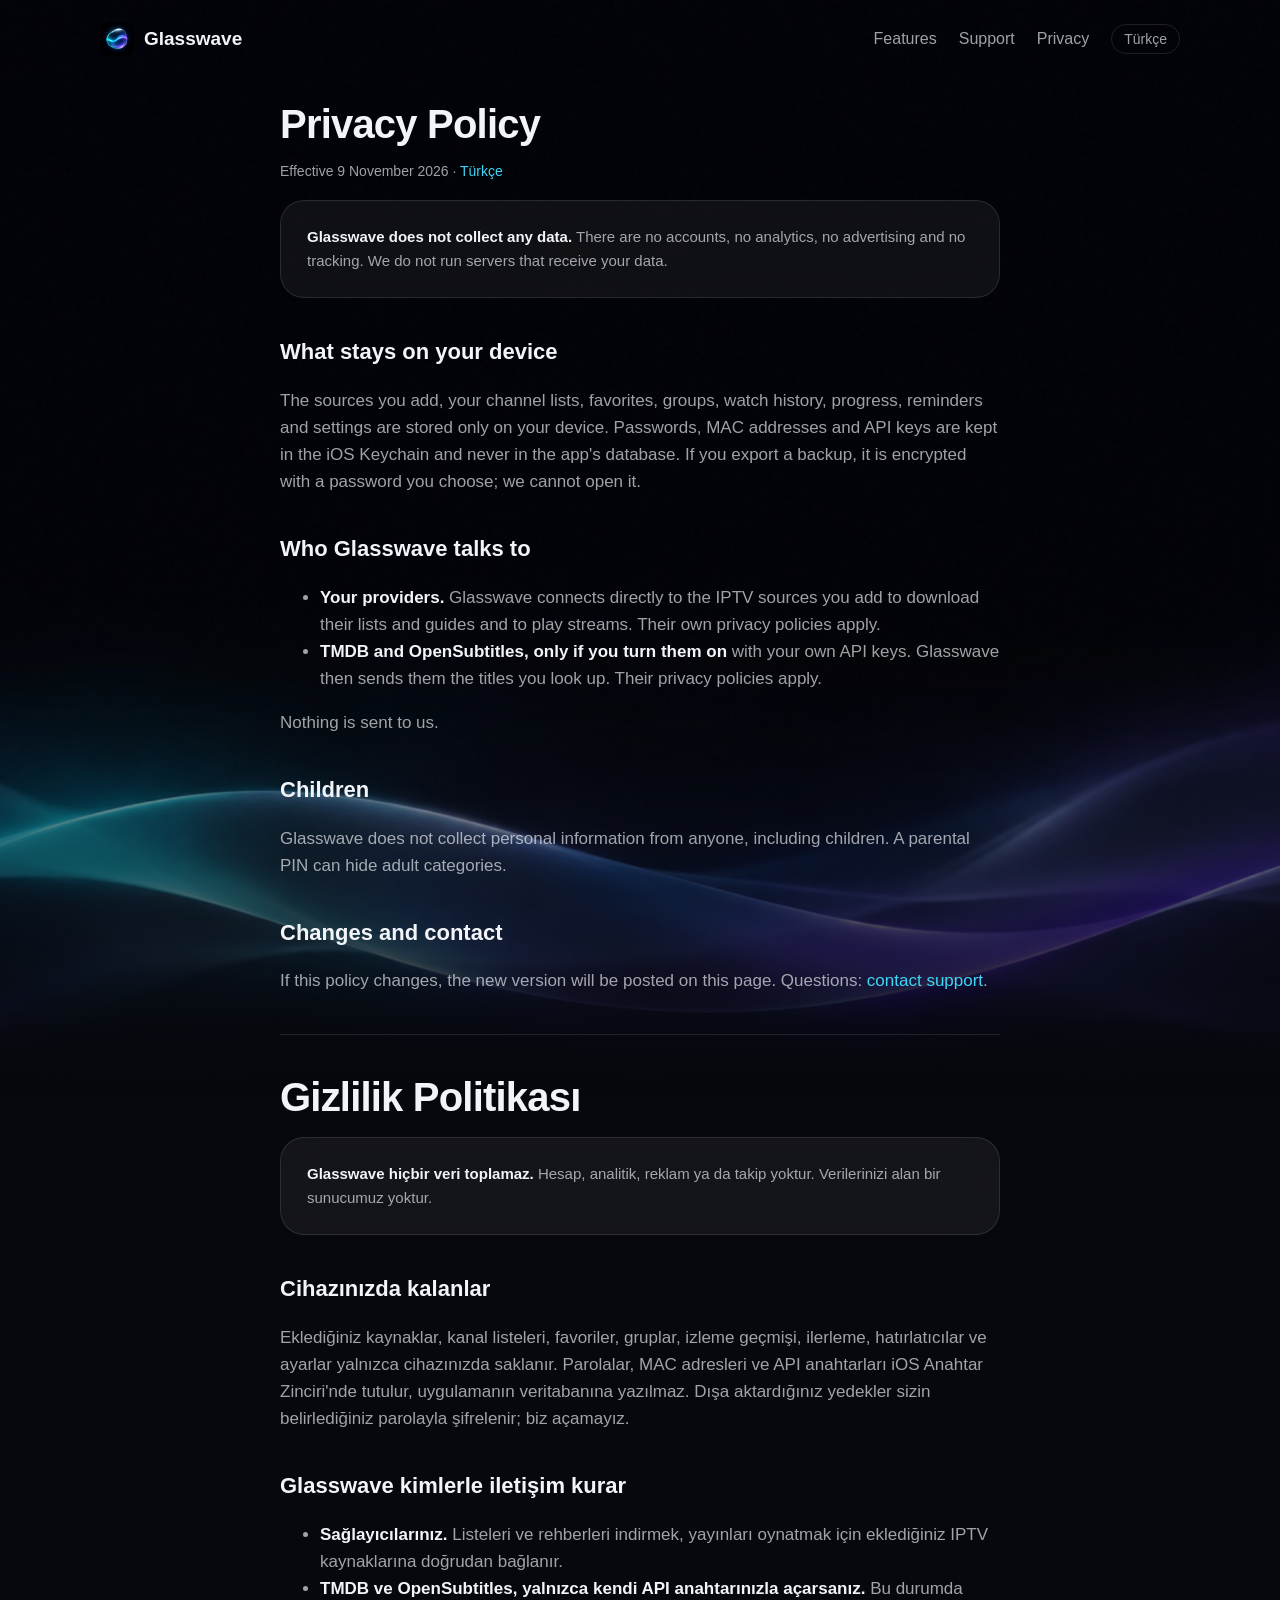
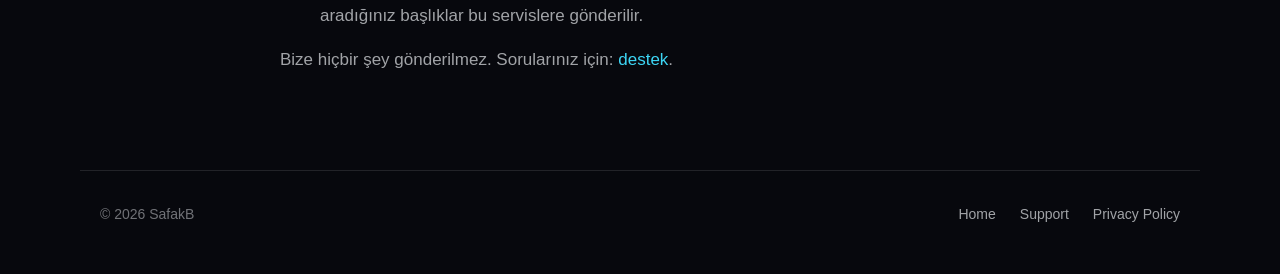
<file: privacy.html>
<!doctype html>
<html lang="en">
<head>
  <meta charset="utf-8">
  <meta name="viewport" content="width=device-width, initial-scale=1">
  <title>Glasswave Privacy Policy</title>
  <meta name="description" content="Glasswave collects no data. No accounts, no analytics, no tracking.">
  <link rel="canonical" href="https://enesbsafak.github.io/glasswave-site/privacy.html">
  <meta name="theme-color" content="#07080d">
  <meta property="og:title" content="Glasswave Privacy Policy">
  <meta property="og:description" content="Glasswave collects no data. No accounts, no analytics, no tracking.">
  <meta property="og:image" content="https://enesbsafak.github.io/glasswave-site/assets/og.jpg">
  <meta name="twitter:card" content="summary_large_image">
  <link rel="icon" href="assets/icon.png">
  <link rel="stylesheet" href="style.css?v=2">
</head>
<body>
  <nav class="top" aria-label="Main">
    <a class="brand" href="./"><img src="assets/icon.png" alt="" width="34" height="34">Glasswave</a>
    <a href="./#features">Features</a>
    <a href="support.html">Support</a>
    <a href="privacy.html">Privacy</a>
    <a class="lang" href="tr/" hreflang="tr" lang="tr">Türkçe</a>
  </nav>
  <main class="wrap page">

    <h1>Privacy Policy</h1>
    <p class="note">Effective 9 November 2026 · <a href="#tr">Türkçe</a></p>

    <div class="card">
      <p><strong>Glasswave does not collect any data.</strong> There are no accounts, no analytics, no advertising and no tracking. We do not run servers that receive your data.</p>
    </div>

    <h2>What stays on your device</h2>
    <p>The sources you add, your channel lists, favorites, groups, watch history, progress, reminders and settings are stored only on your device.
    Passwords, MAC addresses and API keys are kept in the iOS Keychain and never in the app's database.
    If you export a backup, it is encrypted with a password you choose; we cannot open it.</p>

    <h2>Who Glasswave talks to</h2>
    <ul>
      <li><strong>Your providers.</strong> Glasswave connects directly to the IPTV sources you add to download their lists and guides and to play streams. Their own privacy policies apply.</li>
      <li><strong>TMDB and OpenSubtitles, only if you turn them on</strong> with your own API keys. Glasswave then sends them the titles you look up. Their privacy policies apply.</li>
    </ul>
    <p>Nothing is sent to us.</p>

    <h2>Children</h2>
    <p>Glasswave does not collect personal information from anyone, including children. A parental PIN can hide adult categories.</p>

    <h2>Changes and contact</h2>
    <p>If this policy changes, the new version will be posted on this page. Questions: <a href="https://github.com/enesbsafak/glasswave-site/issues/new">contact support</a>.</p>

    <hr id="tr">

    <h1>Gizlilik Politikası</h1>
    <div class="card">
      <p><strong>Glasswave hiçbir veri toplamaz.</strong> Hesap, analitik, reklam ya da takip yoktur. Verilerinizi alan bir sunucumuz yoktur.</p>
    </div>
    <h2>Cihazınızda kalanlar</h2>
    <p>Eklediğiniz kaynaklar, kanal listeleri, favoriler, gruplar, izleme geçmişi, ilerleme, hatırlatıcılar ve ayarlar yalnızca cihazınızda saklanır.
    Parolalar, MAC adresleri ve API anahtarları iOS Anahtar Zinciri'nde tutulur, uygulamanın veritabanına yazılmaz.
    Dışa aktardığınız yedekler sizin belirlediğiniz parolayla şifrelenir; biz açamayız.</p>
    <h2>Glasswave kimlerle iletişim kurar</h2>
    <ul>
      <li><strong>Sağlayıcılarınız.</strong> Listeleri ve rehberleri indirmek, yayınları oynatmak için eklediğiniz IPTV kaynaklarına doğrudan bağlanır.</li>
      <li><strong>TMDB ve OpenSubtitles, yalnızca kendi API anahtarınızla açarsanız.</strong> Bu durumda aradığınız başlıklar bu servislere gönderilir.</li>
    </ul>
    <p>Bize hiçbir şey gönderilmez. Sorularınız için: <a href="https://github.com/enesbsafak/glasswave-site/issues/new">destek</a>.</p>
  </main>
  <footer>
    <span class="spacer">© 2026 SafakB</span>
    <a href="./">Home</a>
    <a href="support.html">Support</a>
    <a href="privacy.html">Privacy Policy</a>
  </footer>
</body>
</html>
</file>
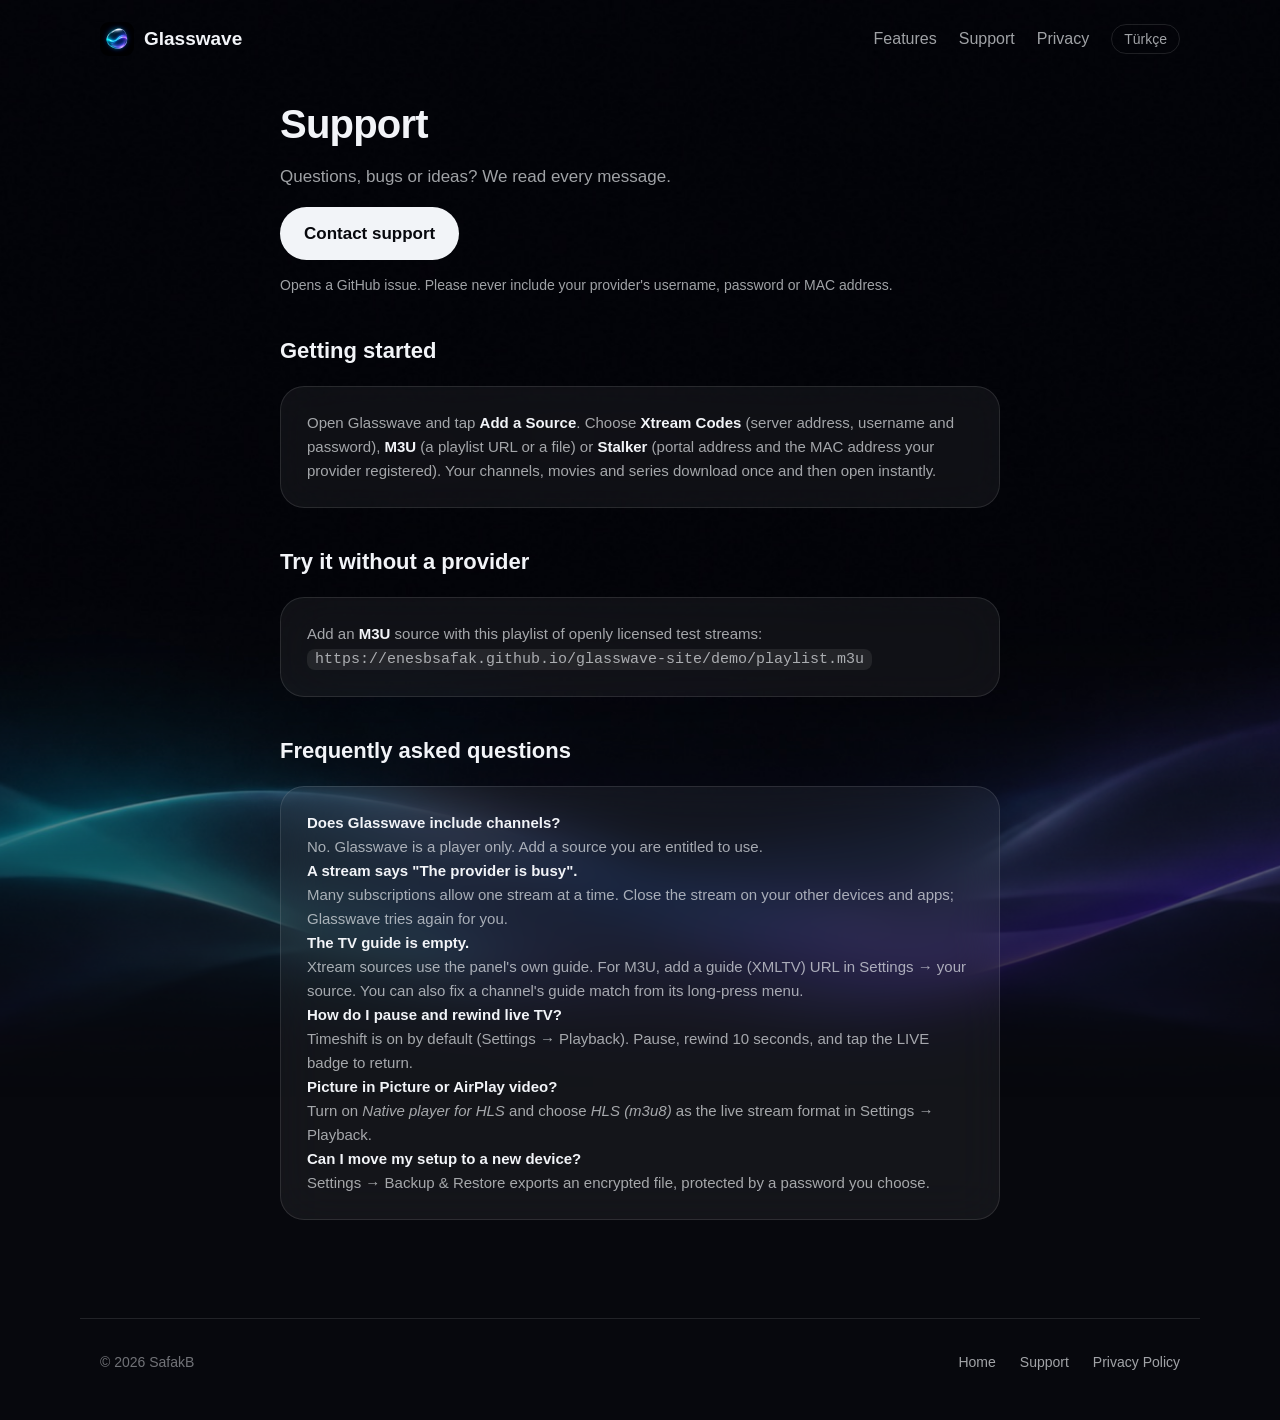
<file: support.html>
<!doctype html>
<html lang="en">
<head>
  <meta charset="utf-8">
  <meta name="viewport" content="width=device-width, initial-scale=1">
  <title>Glasswave Support</title>
  <meta name="description" content="Help for Glasswave: getting started, a demo playlist and answers to common questions.">
  <link rel="canonical" href="https://enesbsafak.github.io/glasswave-site/support.html">
  <meta name="theme-color" content="#07080d">
  <meta property="og:title" content="Glasswave Support">
  <meta property="og:description" content="Help for Glasswave: getting started, a demo playlist and answers to common questions.">
  <meta property="og:image" content="https://enesbsafak.github.io/glasswave-site/assets/og.jpg">
  <meta name="twitter:card" content="summary_large_image">
  <link rel="icon" href="assets/icon.png">
  <link rel="stylesheet" href="style.css?v=2">
</head>
<body>
  <nav class="top" aria-label="Main">
    <a class="brand" href="./"><img src="assets/icon.png" alt="" width="34" height="34">Glasswave</a>
    <a href="./#features">Features</a>
    <a href="support.html">Support</a>
    <a href="privacy.html">Privacy</a>
    <a class="lang" href="tr/" hreflang="tr" lang="tr">Türkçe</a>
  </nav>
  <main class="wrap page">

    <h1>Support</h1>
    <p>Questions, bugs or ideas? We read every message.</p>
    <a class="button" href="https://github.com/enesbsafak/glasswave-site/issues/new">Contact support</a>
    <p class="note">Opens a GitHub issue. Please never include your provider's username, password or MAC address.</p>

    <h2>Getting started</h2>
    <div class="card">
      <p>Open Glasswave and tap <strong>Add a Source</strong>. Choose <strong>Xtream Codes</strong> (server address, username and password),
      <strong>M3U</strong> (a playlist URL or a file) or <strong>Stalker</strong> (portal address and the MAC address your provider registered).
      Your channels, movies and series download once and then open instantly.</p>
    </div>

    <h2>Try it without a provider</h2>
    <div class="card">
      <p>Add an <strong>M3U</strong> source with this playlist of openly licensed test streams:</p>
      <p><code>https://enesbsafak.github.io/glasswave-site/demo/playlist.m3u</code></p>
    </div>

    <h2>Frequently asked questions</h2>
    <div class="card">
      <p><strong>Does Glasswave include channels?</strong><br>No. Glasswave is a player only. Add a source you are entitled to use.</p>
      <p><strong>A stream says "The provider is busy".</strong><br>Many subscriptions allow one stream at a time. Close the stream on your other devices and apps; Glasswave tries again for you.</p>
      <p><strong>The TV guide is empty.</strong><br>Xtream sources use the panel's own guide. For M3U, add a guide (XMLTV) URL in Settings → your source. You can also fix a channel's guide match from its long-press menu.</p>
      <p><strong>How do I pause and rewind live TV?</strong><br>Timeshift is on by default (Settings → Playback). Pause, rewind 10 seconds, and tap the LIVE badge to return.</p>
      <p><strong>Picture in Picture or AirPlay video?</strong><br>Turn on <em>Native player for HLS</em> and choose <em>HLS (m3u8)</em> as the live stream format in Settings → Playback.</p>
      <p><strong>Can I move my setup to a new device?</strong><br>Settings → Backup &amp; Restore exports an encrypted file, protected by a password you choose.</p>
    </div>
  </main>
  <footer>
    <span class="spacer">© 2026 SafakB</span>
    <a href="./">Home</a>
    <a href="support.html">Support</a>
    <a href="privacy.html">Privacy Policy</a>
  </footer>
</body>
</html>
</file>
<file: style.css>
:root {
  --abyss: #07080d;
  --abyss-2: #0b0d16;
  --surface: rgba(255, 255, 255, 0.055);
  --surface-strong: rgba(255, 255, 255, 0.09);
  --line: rgba(255, 255, 255, 0.11);
  --text: #f2f4f8;
  --muted: rgba(242, 244, 248, 0.66);
  --faint: rgba(242, 244, 248, 0.45);
  --accent: #3dd6f5;
  --violet: #7b61ff;
  --radius: 24px;
  --wide: 1120px;
  --narrow: 760px;
}

* { box-sizing: border-box; }

html { color-scheme: dark; scroll-behavior: smooth; -webkit-text-size-adjust: 100%; }
@media (prefers-reduced-motion: reduce) { html { scroll-behavior: auto; } }

body {
  margin: 0;
  background: var(--abyss);
  color: var(--text);
  font: 17px/1.6 -apple-system, BlinkMacSystemFont, "SF Pro Text", "Segoe UI", Roboto, "Helvetica Neue", sans-serif;
  -webkit-font-smoothing: antialiased;
  overflow-x: hidden;
}

/* The wave artwork sits behind the top of every page. */
body::before {
  content: "";
  position: absolute;
  inset: 0 0 auto 0;
  height: 1100px;
  background: url("assets/background.jpg") center bottom / cover no-repeat;
  opacity: 0.9;
  mask-image: linear-gradient(to bottom, #000 55%, transparent);
  -webkit-mask-image: linear-gradient(to bottom, #000 55%, transparent);
  z-index: -1;
  pointer-events: none;
}

a { color: var(--accent); text-decoration: none; }
a:hover { text-decoration: underline; }
a:focus-visible, button:focus-visible, summary:focus-visible { outline: 2px solid var(--accent); outline-offset: 3px; border-radius: 8px; }

img { max-width: 100%; height: auto; display: block; }

.wrap { max-width: var(--narrow); margin: 0 auto; padding: 0 20px; }
.wide { max-width: var(--wide); margin: 0 auto; padding: 0 20px; }

/* Navigation */
nav.top {
  display: flex; align-items: center; gap: 22px; flex-wrap: wrap;
  max-width: var(--wide); margin: 0 auto; padding: 22px 20px;
}
nav.top .brand { display: flex; align-items: center; gap: 10px; color: var(--text); font-weight: 700; font-size: 19px; margin-right: auto; }
nav.top .brand img { width: 34px; height: 34px; border-radius: 9px; }
nav.top a { color: var(--muted); font-size: 16px; }
nav.top a:hover { color: var(--text); text-decoration: none; }
nav.top .lang { border: 1px solid var(--line); border-radius: 999px; padding: 3px 12px; font-size: 14px; }

/* Buttons */
.button {
  display: inline-flex; align-items: center; gap: 10px;
  background: var(--text); color: var(--abyss);
  font-weight: 600; font-size: 17px;
  border-radius: 999px; padding: 13px 24px;
  border: 0; cursor: pointer; font-family: inherit;
}
.button:hover { text-decoration: none; filter: brightness(0.92); }
.button svg { width: 20px; height: 20px; }
.button.ghost { background: var(--surface-strong); color: var(--text); border: 1px solid var(--line); }
.button.accent { background: var(--accent); color: var(--abyss); }
.actions { display: flex; flex-wrap: wrap; gap: 12px; align-items: center; }

/* Hero */
.hero {
  display: grid; grid-template-columns: 1.1fr 0.9fr; gap: 40px; align-items: center;
  padding-top: 40px; padding-bottom: 40px;
}
.hero .eyebrow { display: inline-flex; align-items: center; gap: 10px; color: var(--accent); font-weight: 600; font-size: 15px; letter-spacing: 0.02em; }
.hero .eyebrow img { width: 40px; height: 40px; border-radius: 10px; }
.hero h1 { font-size: clamp(44px, 7vw, 76px); line-height: 1.02; letter-spacing: -0.035em; margin: 18px 0 18px; }
.hero h1 span { background: linear-gradient(100deg, var(--accent), #a9b7ff 55%, var(--violet)); -webkit-background-clip: text; background-clip: text; color: transparent; }
.hero .lead { font-size: 20px; color: var(--muted); margin: 0 0 28px; max-width: 34ch; }
.hero .fine { font-size: 14px; color: var(--faint); margin: 16px 0 0; }
.hero-art { position: relative; display: flex; justify-content: center; }
.hero-art::before {
  content: ""; position: absolute; width: 70%; height: 70%; top: 15%;
  background: radial-gradient(closest-side, rgba(61, 214, 245, 0.35), transparent);
  filter: blur(30px); z-index: -1;
}

/* Device frames */
.phone {
  width: 100%; max-width: 300px;
  border-radius: 46px; padding: 9px;
  background: linear-gradient(160deg, #3a3f4d, #14161d 40%, #2b2f3a);
  box-shadow: 0 40px 80px rgba(0, 0, 0, 0.55), inset 0 0 0 1px rgba(255, 255, 255, 0.12);
}
.phone img { border-radius: 38px; width: 100%; }
.phone.landscape { max-width: 980px; border-radius: 40px; }
.phone.landscape img { border-radius: 32px; }
.tablet {
  width: 100%; max-width: 420px;
  border-radius: 34px; padding: 12px;
  background: linear-gradient(160deg, #3a3f4d, #14161d 40%, #2b2f3a);
  box-shadow: 0 40px 80px rgba(0, 0, 0, 0.55), inset 0 0 0 1px rgba(255, 255, 255, 0.12);
}
.tablet img { border-radius: 24px; width: 100%; }

/* Sections */
section { padding: 64px 0; }
.section-head { text-align: center; max-width: 640px; margin: 0 auto 40px; }
.section-head h2 { font-size: clamp(30px, 4.6vw, 44px); line-height: 1.1; letter-spacing: -0.025em; margin: 0 0 12px; }
.section-head p { color: var(--muted); font-size: 18px; margin: 0; }
.kicker { color: var(--accent); font-weight: 600; font-size: 14px; letter-spacing: 0.08em; text-transform: uppercase; margin-bottom: 10px; }

/* Source chips */
.chips { display: flex; flex-wrap: wrap; justify-content: center; gap: 10px; margin: 0; padding: 0; list-style: none; }
.chips li { background: var(--surface); border: 1px solid var(--line); border-radius: 999px; padding: 8px 18px; color: var(--text); font-weight: 500; font-size: 15px; }

/* Gallery */
.gallery {
  display: flex; gap: 22px; overflow-x: auto; scroll-snap-type: x mandatory;
  padding: 10px max(20px, calc((100vw - var(--wide)) / 2 + 20px)) 30px;
  scrollbar-width: thin; scrollbar-color: var(--line) transparent;
}
.gallery figure { flex: 0 0 auto; width: 240px; margin: 0; scroll-snap-align: center; }
.gallery .phone { max-width: none; border-radius: 40px; padding: 8px; }
.gallery .phone img { border-radius: 33px; }
.gallery figcaption { text-align: center; color: var(--muted); font-size: 15px; margin-top: 14px; }

/* Feature rows */
.feature {
  display: grid; grid-template-columns: 1fr 1fr; gap: 56px; align-items: center;
  padding: 40px 0;
}
.feature.flip .feature-art { order: -1; }
.feature h3 { font-size: clamp(26px, 3.6vw, 36px); line-height: 1.12; letter-spacing: -0.02em; margin: 0 0 14px; }
.feature p { color: var(--muted); margin: 0 0 18px; }
.feature ul { list-style: none; padding: 0; margin: 0; display: grid; gap: 10px; }
.feature li { position: relative; padding-left: 28px; color: var(--muted); }
.feature li::before {
  content: ""; position: absolute; left: 0; top: 0.5em; width: 14px; height: 14px; border-radius: 50%;
  background: radial-gradient(circle at 35% 35%, #c9f6ff, var(--accent) 45%, var(--violet));
}
.feature-art { display: flex; justify-content: center; }

/* Cards */
.card {
  background: var(--surface);
  border: 1px solid var(--line);
  border-radius: var(--radius);
  padding: 24px 26px;
  margin: 18px 0;
  backdrop-filter: blur(24px);
  -webkit-backdrop-filter: blur(24px);
}
.grid { display: grid; grid-template-columns: repeat(3, 1fr); gap: 14px; }
@media (max-width: 860px) { .grid { grid-template-columns: repeat(2, 1fr); } }
@media (max-width: 520px) { .grid { grid-template-columns: 1fr; } }
.grid .card { margin: 0; }
.card h3 { margin: 0 0 6px; font-size: 17px; color: var(--text); }
.card p { margin: 0; font-size: 15px; }
.card .icon { width: 36px; height: 36px; border-radius: 10px; display: grid; place-items: center; background: rgba(61, 214, 245, 0.14); color: var(--accent); margin-bottom: 14px; }
.card .icon svg { width: 20px; height: 20px; }

/* Privacy band */
.band {
  border-radius: 32px; padding: 48px 40px; text-align: center;
  background: radial-gradient(120% 140% at 50% 0%, rgba(61, 214, 245, 0.16), transparent 60%), var(--abyss-2);
  border: 1px solid var(--line);
}
.band h2 { font-size: clamp(28px, 4.2vw, 40px); letter-spacing: -0.02em; line-height: 1.12; margin: 0 0 12px; }
.band p { color: var(--muted); max-width: 560px; margin: 0 auto 26px; font-size: 18px; }

/* Copy field */
.copy {
  display: flex; align-items: center; gap: 10px; flex-wrap: wrap;
  background: var(--surface); border: 1px solid var(--line); border-radius: 18px; padding: 10px 10px 10px 18px;
  max-width: 640px; margin: 0 auto;
}
.copy code { flex: 1 1 260px; background: none; padding: 0; font-size: 15px; color: var(--text); word-break: break-all; }
.copy button { flex: 0 0 auto; }

/* FAQ */
details { border-bottom: 1px solid var(--line); padding: 18px 0; }
details summary { cursor: pointer; font-weight: 600; font-size: 18px; list-style: none; display: flex; justify-content: space-between; gap: 16px; }
details summary::-webkit-details-marker { display: none; }
details summary::after { content: "+"; color: var(--accent); font-weight: 400; font-size: 24px; line-height: 1; }
details[open] summary::after { content: "−"; }
details p { margin: 12px 0 0; }

/* Text pages */
.page { padding-top: 24px; padding-bottom: 40px; }
h1 { font-size: 40px; letter-spacing: -0.02em; line-height: 1.1; margin: 0 0 8px; }
h2 { font-size: 22px; margin: 36px 0 8px; }
p, li { color: var(--muted); }
strong { color: var(--text); }
code {
  background: rgba(255, 255, 255, 0.08);
  border-radius: 8px;
  padding: 2px 8px;
  font-size: 15px;
  word-break: break-all;
}
.note { font-size: 14px; color: var(--muted); }
hr { border: 0; border-top: 1px solid var(--line); margin: 40px 0; }

footer {
  max-width: var(--wide); margin: 40px auto 0; padding: 32px 20px 48px;
  border-top: 1px solid var(--line);
  display: flex; flex-wrap: wrap; gap: 12px 24px; align-items: center;
  font-size: 14px; color: var(--faint);
}
footer .spacer { margin-right: auto; }
footer a { color: var(--muted); }

.disclaimer { text-align: center; font-size: 14px; color: var(--faint); max-width: 640px; margin: 24px auto 0; }

@media (max-width: 860px) {
  .hero { grid-template-columns: 1fr; text-align: center; padding-top: 16px; }
  .hero .lead { margin-left: auto; margin-right: auto; }
  .hero .actions { justify-content: center; }
  .hero-art .phone { max-width: 260px; }
  .feature, .feature.flip { grid-template-columns: 1fr; gap: 32px; text-align: left; }
  .feature-art { order: -1; }
  .feature .phone { max-width: 250px; }
  section { padding: 48px 0; }
  .band { padding: 36px 22px; }
}

@media (max-width: 480px) {
  body { font-size: 16px; }
  nav.top { gap: 14px; }
  .gallery figure { width: 200px; }
  .copy { padding: 14px; }
  .copy button { width: 100%; justify-content: center; }
}
</file>
